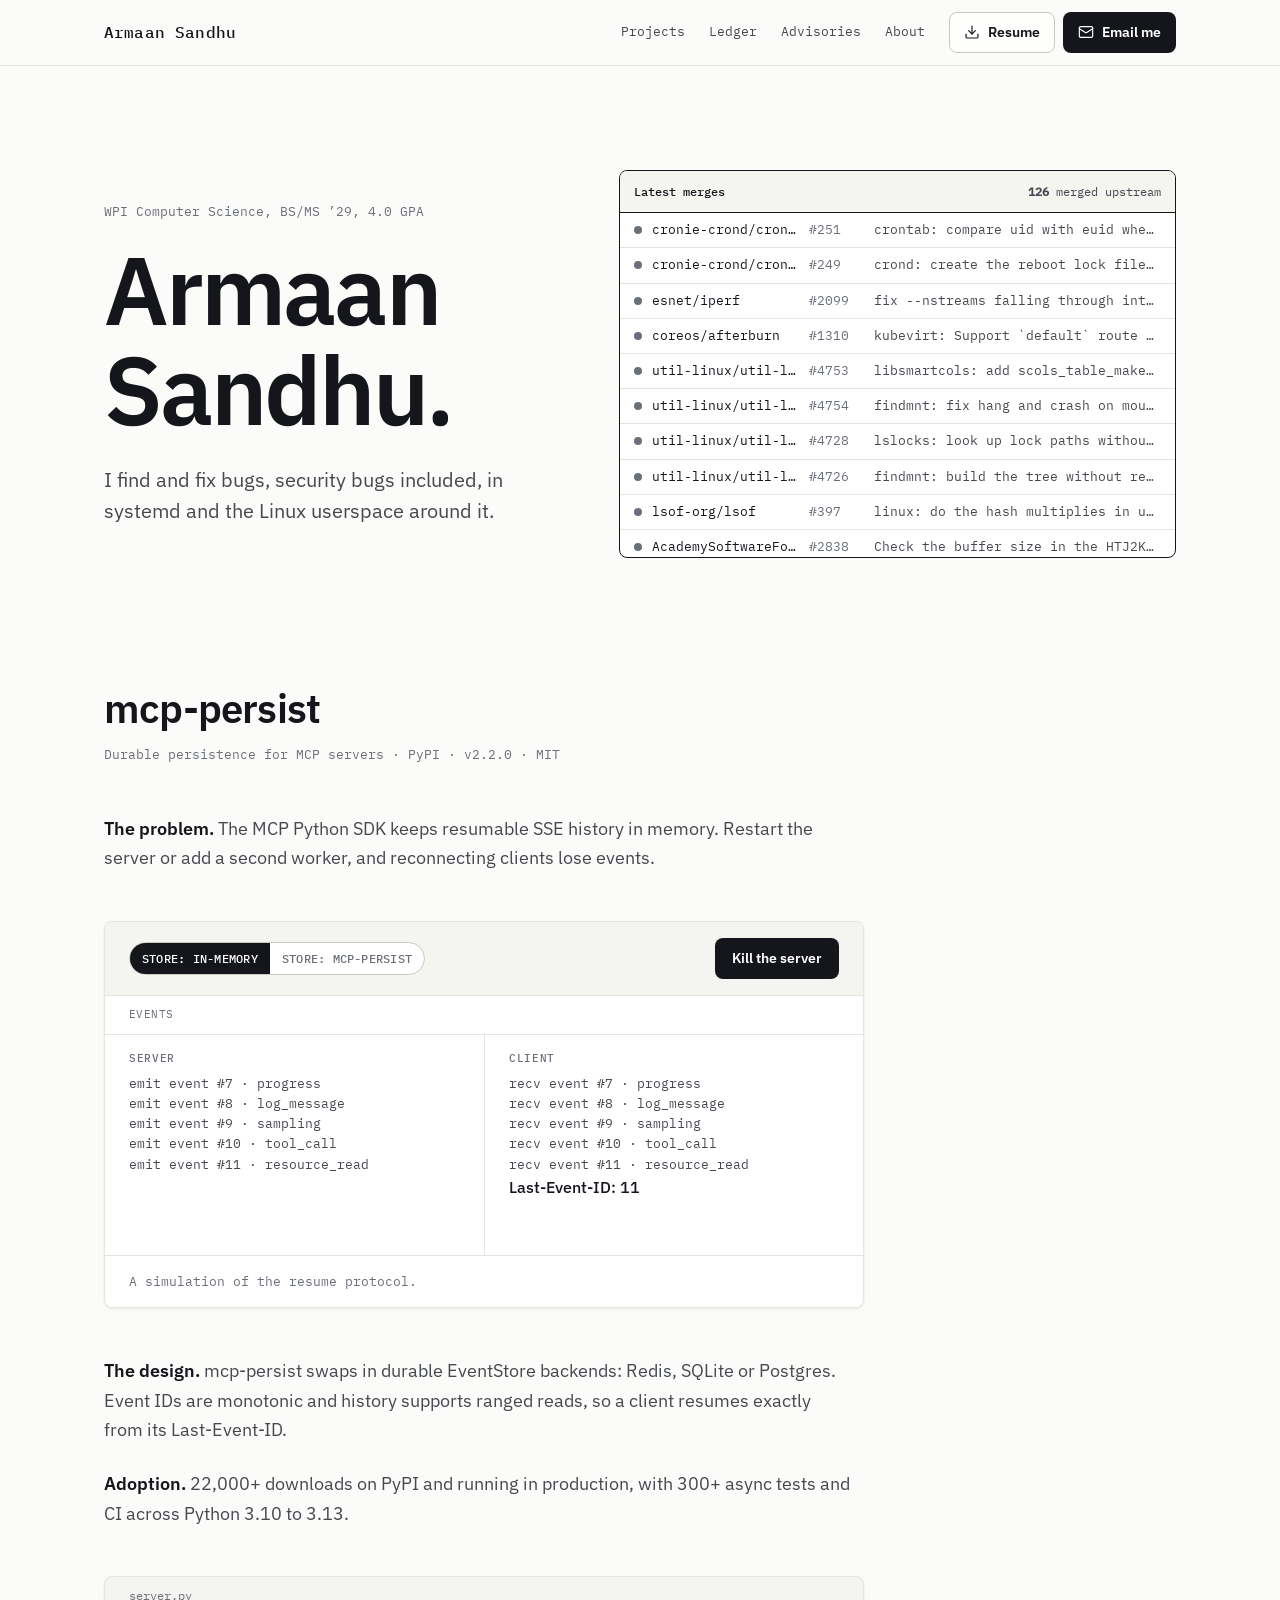
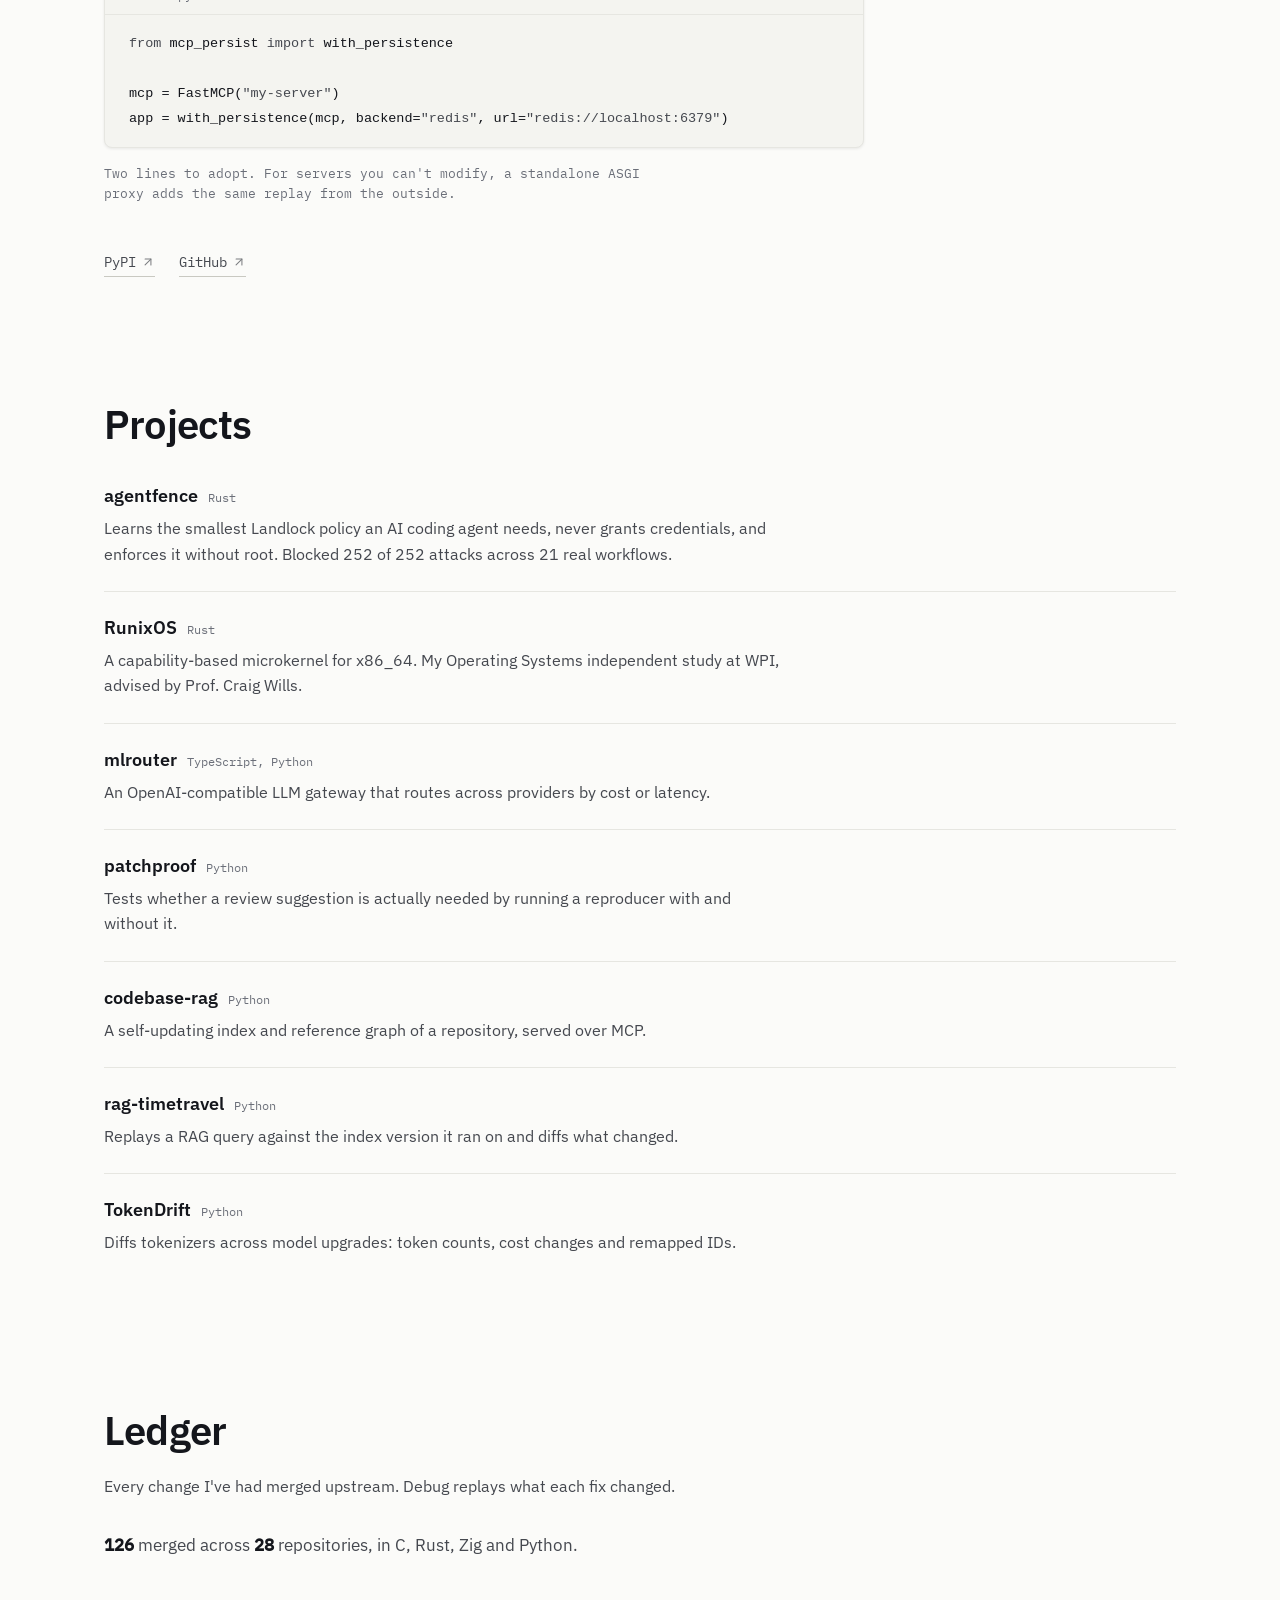
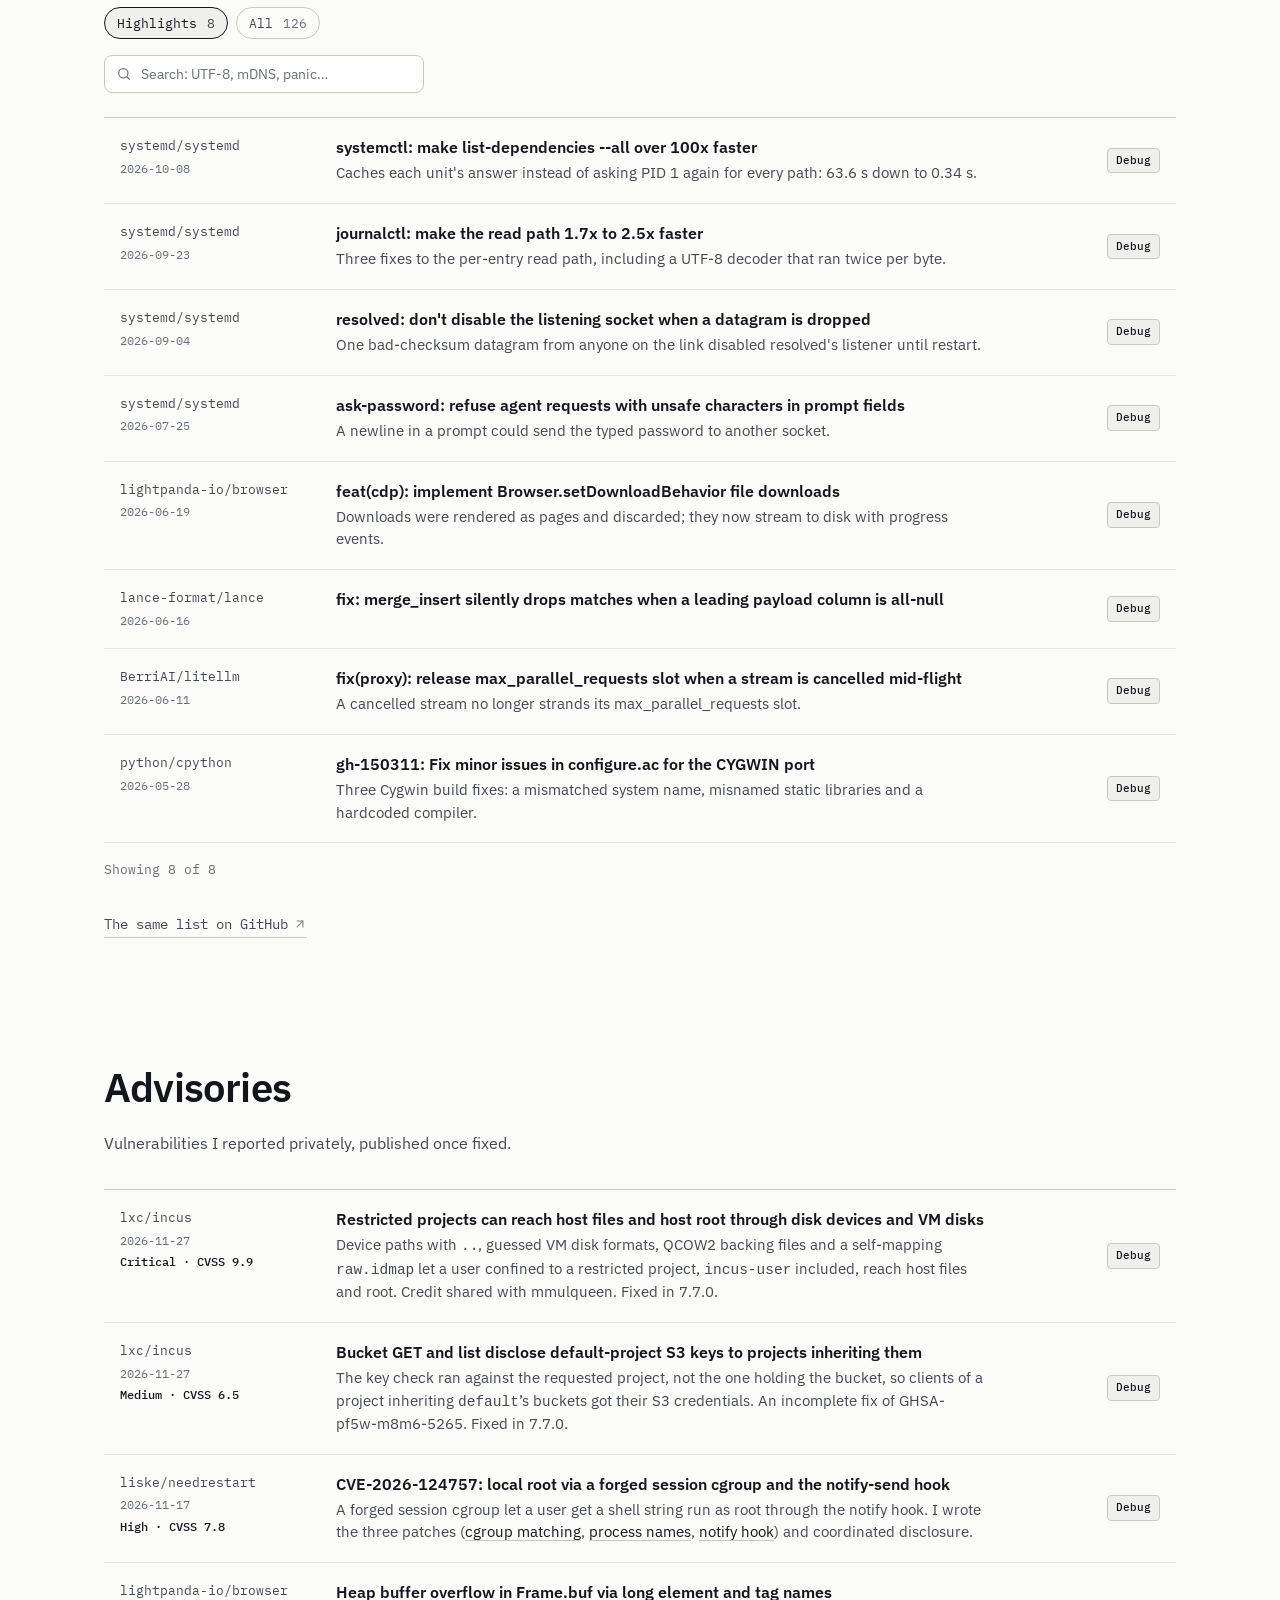
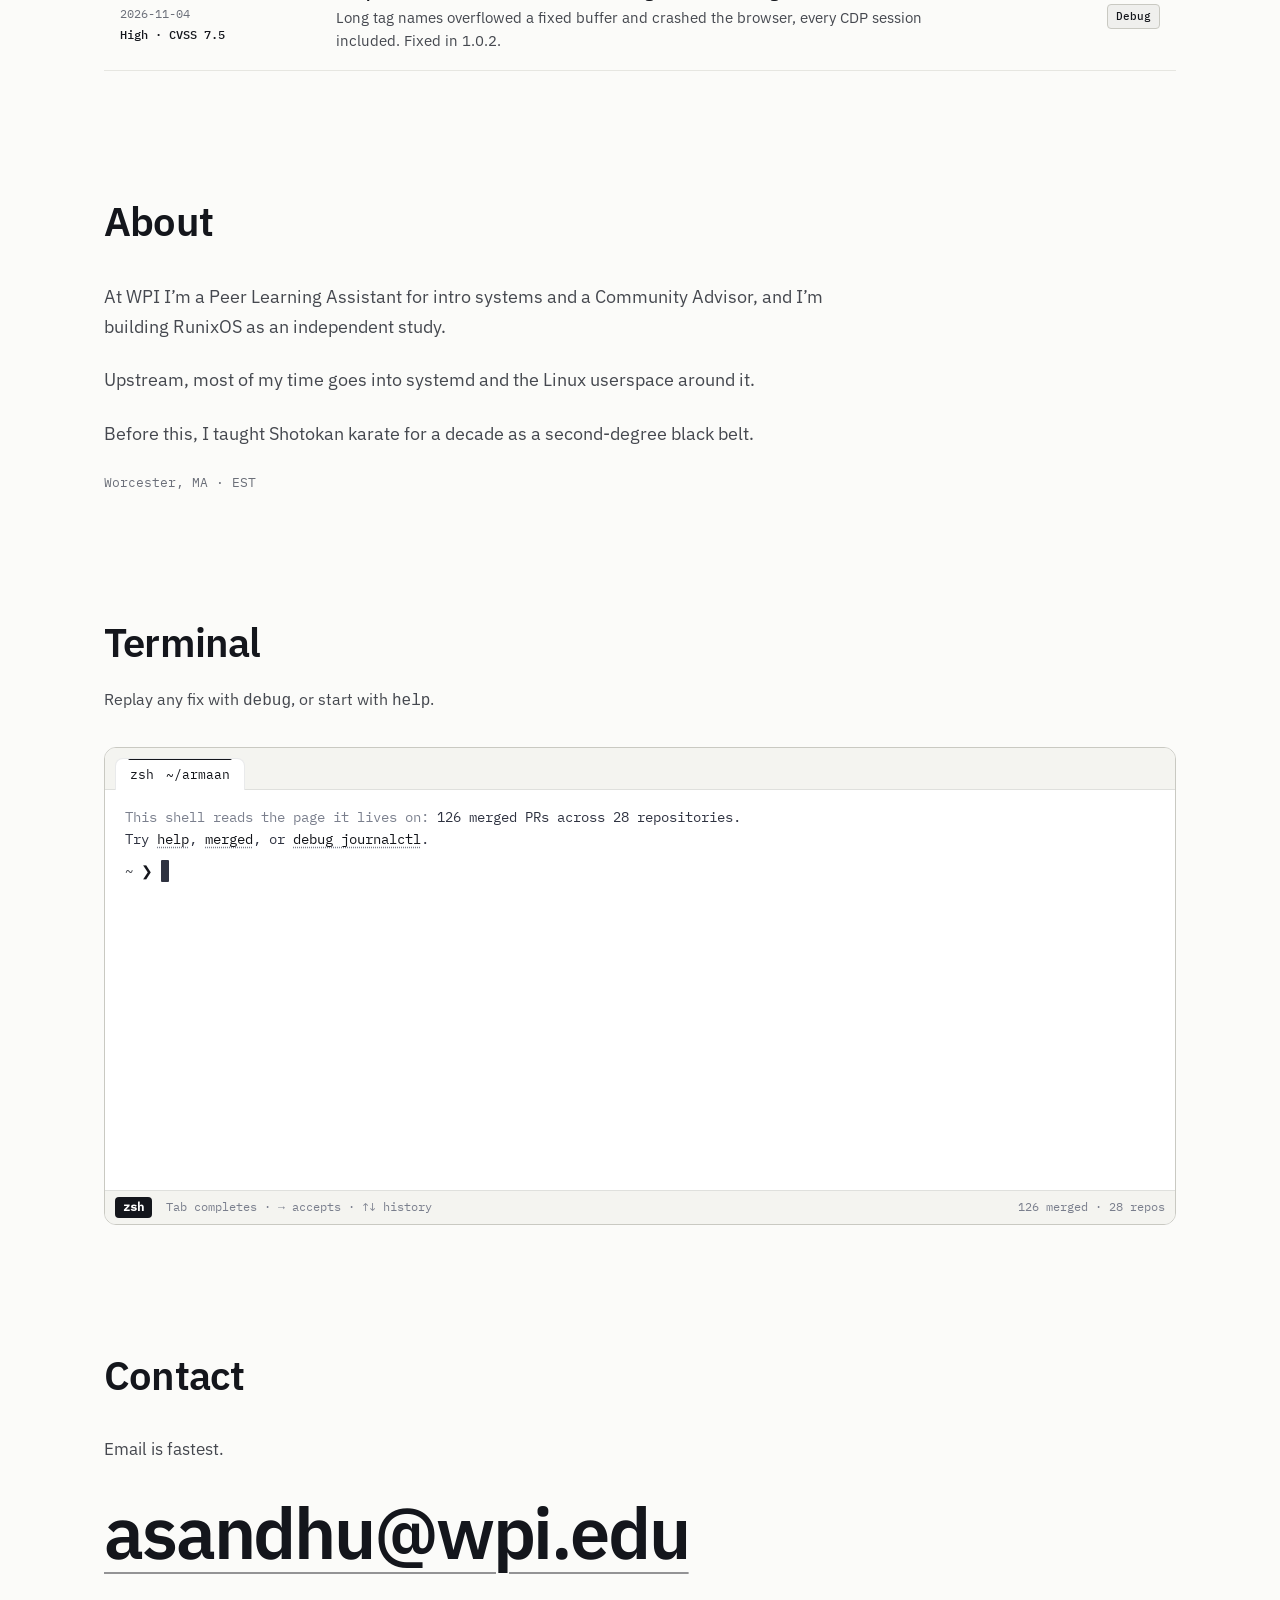
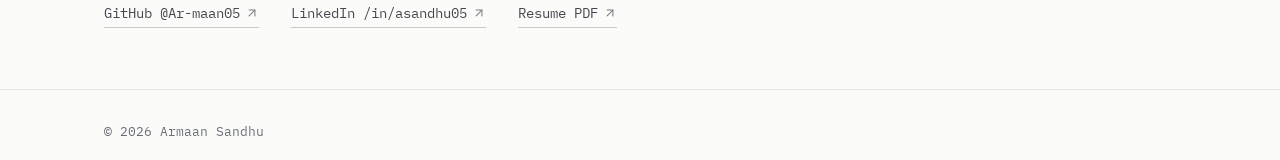
<file: index.html>
<!DOCTYPE html>
<html lang="en">
<head>
  <meta charset="utf-8">
  <meta name="viewport" content="width=device-width, initial-scale=1">
  <script>
    document.documentElement.className = "js";
    // Follow the system light/dark setting, live.
    (function () {
      var root = document.documentElement;
      var mq = window.matchMedia && matchMedia("(prefers-color-scheme: dark)");
      function apply() { root.setAttribute("data-theme", mq && mq.matches ? "dark" : "light"); }
      apply();
      if (mq && mq.addEventListener) mq.addEventListener("change", apply);
    })();
  </script>

  <title>Armaan Sandhu</title>
  <meta name="description" content="CS student at WPI. I find and fix bugs, security bugs included, in systemd and the Linux userspace around it, with changes merged upstream in systemd, util-linux, curl, CPython and the Linux kernel.">
  <link rel="canonical" href="https://ar-maan05.github.io/">
  <meta name="theme-color" content="#FBFBF9" media="(prefers-color-scheme: light)">
  <meta name="theme-color" content="#0A0C12" media="(prefers-color-scheme: dark)">

  <meta property="og:title" content="Armaan Sandhu">
  <meta property="og:description" content="CS student at WPI. I find and fix bugs, security bugs included, in systemd and the Linux userspace around it, with changes merged upstream in systemd, util-linux, curl, CPython and the Linux kernel.">
  <meta property="og:image" content="https://ar-maan05.github.io/og.png">
  <meta property="og:url" content="https://ar-maan05.github.io/">
  <meta property="og:type" content="website">
  <meta name="twitter:card" content="summary_large_image">
  <meta name="twitter:title" content="Armaan Sandhu">
  <meta name="twitter:description" content="CS student at WPI. I find and fix bugs, security bugs included, in systemd and the Linux userspace around it, with changes merged upstream in systemd, util-linux, curl, CPython and the Linux kernel.">
  <meta name="twitter:image" content="https://ar-maan05.github.io/og.png">

  <link rel="icon" href="favicon.svg" type="image/svg+xml">
  <link rel="icon" href="favicon.ico" sizes="32x32">
  <link rel="apple-touch-icon" href="apple-touch-icon.png">

  <link rel="preload" href="fonts/plex-sans-latin.woff2" as="font" type="font/woff2" crossorigin>
  <link rel="stylesheet" href="styles.css">

  <script type="application/ld+json">
  {
    "@context": "https://schema.org",
    "@type": "Person",
    "name": "Armaan Sandhu",
    "url": "https://ar-maan05.github.io/",
    "jobTitle": "Computer Science Student",
    "email": "mailto:asandhu@wpi.edu",
    "sameAs": [
      "https://github.com/Ar-maan05",
      "https://www.linkedin.com/in/asandhu05"
    ],
    "affiliation": {
      "@type": "CollegeOrUniversity",
      "name": "Worcester Polytechnic Institute"
    },
    "knowsAbout": ["Infrastructure", "Developer Tooling", "Open Source", "Python", "Rust", "Model Context Protocol"]
  }
  </script>
</head>
<body>
  <a class="skip-link" href="#main">Skip to content</a>

  <!-- Inline icon sprite (Lucide), stroked via .icon in CSS -->
  <svg width="0" height="0" style="position:absolute" aria-hidden="true" focusable="false">
    <symbol id="i-arrow-up-right" viewBox="0 0 24 24"><path d="M7 7h10v10"/><path d="M7 17 17 7"/></symbol>
    <symbol id="i-mail" viewBox="0 0 24 24"><rect width="20" height="16" x="2" y="4" rx="2"/><path d="m22 7-8.97 5.7a1.94 1.94 0 0 1-2.06 0L2 7"/></symbol>
    <symbol id="i-menu" viewBox="0 0 24 24"><path d="M4 12h16"/><path d="M4 6h16"/><path d="M4 18h16"/></symbol>
    <symbol id="i-close" viewBox="0 0 24 24"><path d="M18 6 6 18"/><path d="m6 6 12 12"/></symbol>
    <symbol id="i-download" viewBox="0 0 24 24"><path d="M21 15v4a2 2 0 0 1-2 2H5a2 2 0 0 1-2-2v-4"/><path d="m7 10 5 5 5-5"/><path d="M12 15V3"/></symbol>
  </svg>

  <!-- ===================== NAV ===================== -->
  <header class="nav">
    <div class="shell nav-inner">
      <a class="wordmark" href="#top">Armaan Sandhu</a>
      <nav class="nav-links" id="nav-links" aria-label="Primary">
        <a href="#work">Projects</a>
        <a href="#ledger">Ledger</a>
        <a href="#advisories">Advisories</a>
        <a href="#about">About</a>
        <a class="nav-mobile-only" href="#contact">Contact</a>
        <a class="nav-mobile-only" href="Resume.pdf" target="_blank" rel="noopener">Resume</a>
      </nav>
      <div class="nav-actions">
        <a class="btn btn-ghost resume-link" href="Resume.pdf" target="_blank" rel="noopener">
          <svg class="icon" aria-hidden="true"><use href="#i-download"/></svg>Resume
        </a>
        <a class="btn btn-primary nav-email" href="mailto:asandhu@wpi.edu" aria-label="Email me">
          <svg class="icon" aria-hidden="true"><use href="#i-mail"/></svg><span class="btn-label">Email me</span>
        </a>
        <button class="nav-toggle" id="nav-toggle" aria-label="Menu" aria-controls="nav-links" aria-expanded="false">
          <svg class="icon icon-menu" aria-hidden="true"><use href="#i-menu"/></svg>
          <svg class="icon icon-close" aria-hidden="true"><use href="#i-close"/></svg>
        </button>
      </div>
    </div>
  </header>

  <main id="main">
    <span id="top"></span>

    <!-- ===================== HERO ===================== -->
    <section class="hero" aria-labelledby="hero-h1">
      <div class="shell hero-shell">
      <div class="hero-grid">
        <div class="hero-text">
          <p class="hero-kicker">WPI Computer Science, BS/MS ’29, 4.0 GPA</p>
          <h1 id="hero-h1">Armaan Sandhu.</h1>
          <p class="hero-lede">I find and fix bugs, security bugs included, in systemd and the Linux userspace around it.</p>
        </div>

        <div class="hero-figure">
          <div class="mergefeed">
            <div class="mergefeed-head">
              <span class="mf-title">Latest merges</span>
              <span class="mf-count"><b data-mf-count>120</b>&nbsp;merged upstream</span>
            </div>
            <div class="mergefeed-viewport">
              <ol class="mergefeed-track" data-mergefeed>
                <li><a class="mf-row" href="https://github.com/python/cpython/pull/150328" target="_blank" rel="noopener"><span class="mf-dot" aria-hidden="true"></span><span class="mf-repo">python/cpython</span><span class="mf-num">#150328</span><span class="mf-msg">Fix configure.ac for the CYGWIN port</span></a></li>
                <li><a class="mf-row" href="https://github.com/systemd/systemd/pull/42578" target="_blank" rel="noopener"><span class="mf-dot" aria-hidden="true"></span><span class="mf-repo">systemd/systemd</span><span class="mf-num">#42578</span><span class="mf-msg">sysupdate: refuse reboot/pending with --component</span></a></li>
                <li><a class="mf-row" href="https://github.com/lightpanda-io/browser/pull/2537" target="_blank" rel="noopener"><span class="mf-dot" aria-hidden="true"></span><span class="mf-repo">lightpanda-io/browser</span><span class="mf-num">#2537</span><span class="mf-msg">Implement the W3C File API</span></a></li>
                <li><a class="mf-row" href="https://github.com/BerriAI/litellm/pull/30020" target="_blank" rel="noopener"><span class="mf-dot" aria-hidden="true"></span><span class="mf-repo">BerriAI/litellm</span><span class="mf-num">#30020</span><span class="mf-msg">Release max_parallel_requests slot on cancel</span></a></li>
                <li><a class="mf-row" href="https://github.com/lance-format/lance/pull/7251" target="_blank" rel="noopener"><span class="mf-dot" aria-hidden="true"></span><span class="mf-repo">lance-format/lance</span><span class="mf-num">#7251</span><span class="mf-msg">Fix merge_insert dropping all-null-leading rows</span></a></li>
                <li><a class="mf-row" href="https://github.com/lancedb/lancedb/pull/3512" target="_blank" rel="noopener"><span class="mf-dot" aria-hidden="true"></span><span class="mf-repo">lancedb/lancedb</span><span class="mf-num">#3512</span><span class="mf-msg">Typed errors in the Bedrock embedding path</span></a></li>
                <li><a class="mf-row" href="https://github.com/lightpanda-io/browser/pull/2722" target="_blank" rel="noopener"><span class="mf-dot" aria-hidden="true"></span><span class="mf-repo">lightpanda-io/browser</span><span class="mf-num">#2722</span><span class="mf-msg">CDP Browser.setDownloadBehavior downloads</span></a></li>
                <li><a class="mf-row" href="https://github.com/BerriAI/litellm/pull/30273" target="_blank" rel="noopener"><span class="mf-dot" aria-hidden="true"></span><span class="mf-repo">BerriAI/litellm</span><span class="mf-num">#30273</span><span class="mf-msg">Anthropic-native /v1/models discovery</span></a></li>
              </ol>
            </div>
          </div>
        </div>

      </div>

      </div><!-- /.hero-shell -->

    </section>

    <!-- ===================== CASE STUDY ===================== -->
    <section id="work" aria-labelledby="cs-h2">
      <div class="shell">
        <div class="section-head">
          <h2 id="cs-h2">mcp-persist</h2>
          <p class="case-sub">Durable persistence for MCP servers · PyPI · v<span data-bake="version">2.2.0</span> · MIT</p>
        </div>

        <div class="case-body prose">
          <p><span class="runin">The problem.</span> The MCP Python SDK keeps resumable SSE history in memory. Restart the server or add a second worker, and reconnecting clients lose events.</p>
        </div>

        <!-- Kill-switch demo. Placed so the visitor feels the failure before the fix. -->
        <figure class="case-figure" aria-labelledby="demo-cap">
          <div data-demo></div>
          <noscript>
            <svg class="arch" viewBox="0 0 640 150" role="img" aria-label="Three frames: events emit to a client, the server is killed and events 13 to 18 are lost in-memory, then mcp-persist replays the missed events on reconnect.">
              <style>.f{font:12px "IBM Plex Mono",monospace;fill:#4A4A46}.t{font:11px "IBM Plex Mono",monospace;fill:#6E6E68}</style>
              <g>
                <rect x="2" y="20" width="200" height="110" rx="6" fill="#fff" stroke="#E5E5E0"/>
                <text class="t" x="14" y="40">1 · emit</text>
                <text class="f" x="14" y="64" fill="#14161C">#11 → #12 → #13</text>
                <text class="f" x="14" y="86">client receives live</text>
                <text class="f" x="14" y="108">Last-Event-ID: 13</text>
              </g>
              <g>
                <rect x="220" y="20" width="200" height="110" rx="6" fill="#fff" stroke="#E5E5E0"/>
                <text class="t" x="232" y="40">2 · in-memory kill</text>
                <text class="f" x="232" y="64" fill="#14161C">process exited</text>
                <text class="f" x="232" y="86" fill="#14161C">events 13-18 lost</text>
                <text class="f" x="232" y="108">the stream is broken</text>
              </g>
              <g>
                <rect x="438" y="20" width="200" height="110" rx="6" fill="#F4F4F0" stroke="#E5E5E0"/>
                <text class="t" x="450" y="40">3 · mcp-persist replay</text>
                <text class="f" x="450" y="64" fill="#14161C">EventStore → 13-18</text>
                <text class="f" x="450" y="86" fill="#14161C">stream resumed</text>
                <text class="f" x="450" y="108">no events lost</text>
              </g>
            </svg>
            <figcaption class="meta" style="margin-top:12px">A faithful simulation of the resume protocol. The production implementation is the package itself: <a href="https://github.com/Ar-maan05/mcp-persist" target="_blank" rel="noopener">GitHub</a> · <a href="https://pypi.org/project/mcp-persist/" target="_blank" rel="noopener">PyPI</a></figcaption>
          </noscript>
          <figcaption id="demo-cap" class="sr-only">Interactive simulation of the SSE resume protocol. Kill the server with the in-memory store and events are lost; switch to mcp-persist and the missed events replay on reconnect.</figcaption>
        </figure>

        <div class="case-body prose">
          <p><span class="runin">The design.</span> mcp-persist swaps in durable EventStore backends: Redis, SQLite or Postgres. Event IDs are monotonic and history supports ranged reads, so a client resumes exactly from its Last-Event-ID.</p>
          <p id="adoption"><span class="runin">Adoption.</span> <span class="dl tnum" data-bake="downloads" data-downloads>22,000+</span> downloads on PyPI and running in production, with 300+ async tests and CI across Python 3.10 to 3.13.</p>
        </div>

        <div class="case-figure">
          <pre class="code"><code><span class="k">from</span> mcp_persist <span class="k">import</span> with_persistence

mcp = FastMCP(<span class="s">"my-server"</span>)
app = with_persistence(mcp, backend=<span class="s">"redis"</span>, url=<span class="s">"redis://localhost:6379"</span>)</code></pre>
          <p class="code-caption meta">Two lines to adopt. For servers you can't modify, a standalone ASGI proxy adds the same replay from the outside.</p>
        </div>

        <div class="case-links">
          <a class="receipt" href="https://pypi.org/project/mcp-persist/" target="_blank" rel="noopener">PyPI <svg class="icon" aria-hidden="true"><use href="#i-arrow-up-right"/></svg></a>
          <a class="receipt" href="https://github.com/Ar-maan05/mcp-persist" target="_blank" rel="noopener">GitHub <svg class="icon" aria-hidden="true"><use href="#i-arrow-up-right"/></svg></a>
        </div>
      </div>
    </section>

    <!-- ===================== PROJECTS ===================== -->
    <section id="projects" aria-labelledby="projects-h2">
      <div class="shell">
        <div class="section-head">
          <h2 id="projects-h2">Projects</h2>
        </div>
        <ul class="project-list">
          <li class="project">
            <h3><a href="https://github.com/Ar-maan05/agentfence" target="_blank" rel="noopener">agentfence</a></h3><span class="project-meta">Rust</span>
            <p>Learns the smallest Landlock policy an AI coding agent needs, never grants credentials, and enforces it without root. Blocked 252 of 252 attacks across 21 real workflows.</p>
          </li>
          <li class="project">
            <h3><a href="https://github.com/Ar-maan05/RunixOS" target="_blank" rel="noopener">RunixOS</a></h3><span class="project-meta">Rust</span>
            <p>A capability-based microkernel for x86_64. My Operating Systems independent study at WPI, advised by Prof. Craig Wills.</p>
          </li>
          <li class="project">
            <h3><a href="https://mlrouter.com" target="_blank" rel="noopener">mlrouter</a></h3><span class="project-meta">TypeScript, Python</span>
            <p>An OpenAI-compatible LLM gateway that routes across providers by cost or latency.</p>
          </li>
          <li class="project">
            <h3><a href="https://github.com/Ar-maan05/patchproof" target="_blank" rel="noopener">patchproof</a></h3><span class="project-meta">Python</span>
            <p>Tests whether a review suggestion is actually needed by running a reproducer with and without it.</p>
          </li>
          <li class="project">
            <h3><a href="https://github.com/Ar-maan05/codebase-rag" target="_blank" rel="noopener">codebase-rag</a></h3><span class="project-meta">Python</span>
            <p>A self-updating index and reference graph of a repository, served over MCP.</p>
          </li>
          <li class="project">
            <h3><a href="https://github.com/Ar-maan05/rag-timetravel" target="_blank" rel="noopener">rag-timetravel</a></h3><span class="project-meta">Python</span>
            <p>Replays a RAG query against the index version it ran on and diffs what changed.</p>
          </li>
          <li class="project">
            <h3><a href="https://github.com/Ar-maan05/tokendrift" target="_blank" rel="noopener">TokenDrift</a></h3><span class="project-meta">Python</span>
            <p>Diffs tokenizers across model upgrades: token counts, cost changes and remapped IDs.</p>
          </li>
        </ul>
      </div>
    </section>

    <!-- ===================== LEDGER ===================== -->
    <section id="ledger" aria-labelledby="ledger-h2">
      <div class="shell">
        <div class="section-head">
          <h2 id="ledger-h2">Ledger</h2>
          <p class="lead">Every change I've had merged upstream. Debug replays what each fix changed.</p>
        </div>

        <p class="ledger-summary" data-ledger-stats><span class="num" data-merged-count>120</span> merged across <span class="num" data-repos-count>25</span> repositories, in C, Rust, Zig and Python.</p>

        <!-- Every merged PR is baked here, newest first, so the page reads fully
             without JS. script.js adds the repo filters, search and paging, and
             appends merges the daily pipeline finds that are not listed yet. -->
        <div class="ledger-controls" data-ledger-controls hidden>
          <div class="ledger-filters" role="group" aria-label="Filter by repository" data-ledger-filters></div>
          <label class="ledger-search">
            <svg class="icon" aria-hidden="true" viewBox="0 0 24 24"><circle cx="11" cy="11" r="7"/><path d="m20 20-3.5-3.5"/></svg>
            <span class="sr-only">Search pull requests</span>
            <input type="search" id="ledger-q" placeholder="Search: UTF-8, mDNS, panic…" autocomplete="off" spellcheck="false">
          </label>
        </div>

        <ol class="prs" id="ledger-body">
            <li class="pr" data-pr="esnet/iperf#2099" data-repo="esnet/iperf">
              <p class="pr-meta"><span class="col-repo">esnet/iperf</span><span class="col-date">2026-11-20</span></p>
              <h3 class="col-title"><a href="https://github.com/esnet/iperf/pull/2099" target="_blank" rel="noopener">fix --nstreams falling through into -b, and the LOST debug count</a></h3>
              <p class="col-why">A missing break let --nstreams N fall through into -b, so every test also capped itself at N bits/sec. The LOST packets debug message also counted two too many.</p>
              <button class="btn-verify" type="button" aria-label="Debug esnet/iperf#2099">Debug</button>
            </li>
            <li class="pr" data-pr="curl/curl#23630" data-repo="curl/curl">
              <p class="pr-meta"><span class="col-repo">curl/curl</span><span class="col-date">2026-11-02</span></p>
              <h3 class="col-title"><a href="https://github.com/curl/curl/commit/148133e0159805d67a1f79304b51fa27aedd127e" target="_blank" rel="noopener">ws: collect the whole PING payload before the automatic PONG</a></h3>
              <p class="col-why">A PING split across two reads was answered with only its second half, and the first half leaked to the application as a PING. The payload is now buffered whole before the automatic PONG.</p>
              <button class="btn-verify" type="button" aria-label="Debug curl/curl#23630">Debug</button>
            </li>
            <li class="pr" data-pr="curl/curl#23586" data-repo="curl/curl">
              <p class="pr-meta"><span class="col-repo">curl/curl</span><span class="col-date">2026-10-24</span></p>
              <h3 class="col-title"><a href="https://github.com/curl/curl/commit/350c4307ed6d667ce022a6f6aa80369e18b01ee3" target="_blank" rel="noopener">urlapi: do not add the zone id twice to a set IPv6 host</a></h3>
              <p class="col-why">Setting an IPv6 host with a zone id produced a URL with the zone in it twice, which no longer parsed back. The checked address is stored now, as when the whole URL is parsed.</p>
              <button class="btn-verify" type="button" aria-label="Debug curl/curl#23586">Debug</button>
            </li>
            <li class="pr" data-pr="curl/curl#23585" data-repo="curl/curl">
              <p class="pr-meta"><span class="col-repo">curl/curl</span><span class="col-date">2026-10-24</span></p>
              <h3 class="col-title"><a href="https://github.com/curl/curl/commit/d611ca7e3e49e8ca7ea739de3234c6819aeceb0d" target="_blank" rel="noopener">urlapi: do not pass a NULL path to printf for file URLs</a></h3>
              <p class="col-why">Getting the URL of a file:// handle with no path set printed file://(nil), undefined behavior outside glibc. It now gives file:///, matching what the path getter already returned.</p>
              <button class="btn-verify" type="button" aria-label="Debug curl/curl#23585">Debug</button>
            </li>
            <li class="pr" data-pr="curl/curl#23581" data-repo="curl/curl">
              <p class="pr-meta"><span class="col-repo">curl/curl</span><span class="col-date">2026-10-23</span></p>
              <h3 class="col-title"><a href="https://github.com/curl/curl/commit/178e5077b60be91a8dfcbaa22a6bf79e179009ff" target="_blank" rel="noopener">file: reject a -Y range larger than the file</a></h3>
              <p class="col-why">A range past the start of a local file either quietly returned the whole file or failed with no message. It is now rejected with the same error FTP and SFTP already gave.</p>
              <button class="btn-verify" type="button" aria-label="Debug curl/curl#23581">Debug</button>
            </li>
            <li class="pr" data-pr="strongswan/strongswan#3180" data-repo="strongswan/strongswan">
              <p class="pr-meta"><span class="col-repo">strongswan/strongswan</span><span class="col-date">2026-10-22</span></p>
              <h3 class="col-title"><a href="https://github.com/strongswan/strongswan/commit/790601e03c45c8d223ecbab5f7627f899245f53d" target="_blank" rel="noopener">encrypted-payload: Avoid cloning freed plaintext on decryption failure</a></h3>
              <p class="col-why">frag_decrypt() freed the plaintext but kept the pointer, so an early decryption failure cloned freed memory. Not reachable on today&#x27;s receive path; applied as hardening.</p>
              <button class="btn-verify" type="button" aria-label="Debug strongswan/strongswan#3180">Debug</button>
            </li>
            <li class="pr" data-pr="torvalds/linux#5d7226621" data-repo="torvalds/linux">
              <p class="pr-meta"><span class="col-repo">torvalds/linux</span><span class="col-date">2026-10-21</span></p>
              <h3 class="col-title"><a href="https://git.kernel.org/torvalds/c/5d72266218b1c4dd2917f1df2b86f3b0e0a605c9" target="_blank" rel="noopener">lib/cmdline: fix get_options() count and overflow with large ranges</a></h3>
              <p class="col-why">get_options() advanced past a full array by the whole range, so a huge range wrapped the index negative and wrote outside the array. Taken by Andrew Morton into mainline and stable.</p>
              <button class="btn-verify" type="button" aria-label="Debug torvalds/linux#5d7226621">Debug</button>
            </li>
            <li class="pr" data-pr="util-linux/util-linux#4653" data-repo="util-linux/util-linux">
              <p class="pr-meta"><span class="col-repo">util-linux/util-linux</span><span class="col-date">2026-09-29</span></p>
              <h3 class="col-title"><a href="https://github.com/util-linux/util-linux/pull/4653" target="_blank" rel="noopener">setpriv: match Landlock fs rights exactly</a></h3>
              <p class="col-why">setpriv accepted any prefix of a Landlock filesystem right, so a typo like fs:remove quietly gave a weaker sandbox than the one asked for. Now rejected.</p>
              <button class="btn-verify" type="button" aria-label="Debug util-linux/util-linux#4653">Debug</button>
            </li>
            <li class="pr" data-pr="systemd/systemd#43714" data-repo="systemd/systemd">
              <p class="pr-meta"><span class="col-repo">systemd/systemd</span><span class="col-date">2026-09-23</span></p>
              <h3 class="col-title"><a href="https://github.com/systemd/systemd/pull/43714" target="_blank" rel="noopener">siphash24: force inlining of the round</a></h3>
              <p class="col-why">Forced SipHash&#x27;s round inline where gcc -O2 declined, making short-key hashing up to 6.6x faster across systemd&#x27;s hashmaps.</p>
              <button class="btn-verify" type="button" aria-label="Debug systemd/systemd#43714">Debug</button>
            </li>
            <li class="pr" data-pr="systemd/systemd#43663" data-repo="systemd/systemd" data-hl>
              <p class="pr-meta"><span class="col-repo">systemd/systemd</span><span class="col-date">2026-09-23</span></p>
              <h3 class="col-title"><a href="https://github.com/systemd/systemd/pull/43663" target="_blank" rel="noopener">journalctl: make the read path 1.7x to 2.5x faster</a></h3>
              <p class="col-why">Three fixes to the per-entry read path, including a UTF-8 decoder that ran twice per byte.</p>
              <button class="btn-verify" type="button" aria-label="Debug systemd/systemd#43663">Debug</button>
            </li>
            <li class="pr" data-pr="systemd/systemd#43653" data-repo="systemd/systemd">
              <p class="pr-meta"><span class="col-repo">systemd/systemd</span><span class="col-date">2026-09-22</span></p>
              <h3 class="col-title"><a href="https://github.com/systemd/systemd/pull/43653" target="_blank" rel="noopener">utf8,format-table: make the console width helpers agree with the UTF-8 validators</a></h3>
              <p class="col-why">The console-width helper used the permissive UTF-8 decoder, so one invalid cell failed a whole table with a bogus out-of-memory error.</p>
              <button class="btn-verify" type="button" aria-label="Debug systemd/systemd#43653">Debug</button>
            </li>
            <li class="pr" data-pr="util-linux/util-linux#4621" data-repo="util-linux/util-linux">
              <p class="pr-meta"><span class="col-repo">util-linux/util-linux</span><span class="col-date">2026-09-21</span></p>
              <h3 class="col-title"><a href="https://github.com/util-linux/util-linux/pull/4621" target="_blank" rel="noopener">mbsalign: skip whole CSI sequences when counting cells</a></h3>
              <p class="col-why">column(1) mis-measured cells after any non-SGR escape sequence; the scan now stops at a real ECMA-48 CSI final byte.</p>
              <button class="btn-verify" type="button" aria-label="Debug util-linux/util-linux#4621">Debug</button>
            </li>
            <li class="pr" data-pr="systemd/systemd#43753" data-repo="systemd/systemd">
              <p class="pr-meta"><span class="col-repo">systemd/systemd</span><span class="col-date">2026-09-14</span></p>
              <h3 class="col-title"><a href="https://github.com/systemd/systemd/pull/43753" target="_blank" rel="noopener">parse-util: fix ineffective overflow guards in store_loadavg_fixed_point()</a></h3>
              <p class="col-why">Fixed both overflow guards in the load-average parser: one was inverted and one ran after the shift, so values from 2^53 up wrapped to 0.00 instead of being rejected.</p>
              <button class="btn-verify" type="button" aria-label="Debug systemd/systemd#43753">Debug</button>
            </li>
            <li class="pr" data-pr="systemd/systemd#43650" data-repo="systemd/systemd" data-hl>
              <p class="pr-meta"><span class="col-repo">systemd/systemd</span><span class="col-date">2026-09-04</span></p>
              <h3 class="col-title"><a href="https://github.com/systemd/systemd/pull/43650" target="_blank" rel="noopener">resolved: don&#x27;t disable the listening socket when a datagram is dropped</a></h3>
              <p class="col-why">One bad-checksum datagram from anyone on the link disabled resolved's listener until restart.</p>
              <button class="btn-verify" type="button" aria-label="Debug systemd/systemd#43650">Debug</button>
            </li>
            <li class="pr" data-pr="systemd/systemd#43608" data-repo="systemd/systemd">
              <p class="pr-meta"><span class="col-repo">systemd/systemd</span><span class="col-date">2026-09-02</span></p>
              <h3 class="col-title"><a href="https://github.com/systemd/systemd/pull/43608" target="_blank" rel="noopener">resolve: fix use-after-free of the service browser in mDNS maintenance</a></h3>
              <p class="col-why">A leaked reference let resolved free an mDNS service browser while its maintenance timer still used it: a use-after-free, fixed in one line.</p>
              <button class="btn-verify" type="button" aria-label="Debug systemd/systemd#43608">Debug</button>
            </li>
            <li class="pr" data-pr="systemd/systemd#43589" data-repo="systemd/systemd">
              <p class="pr-meta"><span class="col-repo">systemd/systemd</span><span class="col-date">2026-09-02</span></p>
              <h3 class="col-title"><a href="https://github.com/systemd/systemd/pull/43589" target="_blank" rel="noopener">compress: fix unbounded buffer growth on truncated streams, and fuzz the decompressors</a></h3>
              <p class="col-why">Stopped unbounded buffer growth on truncated compressed streams, and added fuzzers that feed hostile input to every decompressor and to importd&#x27;s qcow2 path.</p>
              <button class="btn-verify" type="button" aria-label="Debug systemd/systemd#43589">Debug</button>
            </li>
            <li class="pr" data-pr="coreos/afterburn#1294" data-repo="coreos/afterburn">
              <p class="pr-meta"><span class="col-repo">coreos/afterburn</span><span class="col-date">2026-08-28</span></p>
              <h3 class="col-title"><a href="https://github.com/coreos/afterburn/pull/1294" target="_blank" rel="noopener">proxmoxve: Emit one nameserver= karg per address</a></h3>
              <p class="col-why">ProxmoxVE configs with more than one nameserver left DNS unset at boot; now emits one dracut nameserver= per address, IPv6 bracketed.</p>
              <button class="btn-verify" type="button" aria-label="Debug coreos/afterburn#1294">Debug</button>
            </li>
            <li class="pr" data-pr="coreos/afterburn#1295" data-repo="coreos/afterburn">
              <p class="pr-meta"><span class="col-repo">coreos/afterburn</span><span class="col-date">2026-08-28</span></p>
              <h3 class="col-title"><a href="https://github.com/coreos/afterburn/pull/1295" target="_blank" rel="noopener">providers: Don&#x27;t panic truncating a multi-byte hostname</a></h3>
              <p class="col-why">Truncating a long multi-byte hostname split a UTF-8 character and panicked, failing afterburn-hostname.service at boot.</p>
              <button class="btn-verify" type="button" aria-label="Debug coreos/afterburn#1295">Debug</button>
            </li>
            <li class="pr" data-pr="BerriAI/litellm#35455" data-repo="BerriAI/litellm">
              <p class="pr-meta"><span class="col-repo">BerriAI/litellm</span><span class="col-date">2026-08-14</span></p>
              <h3 class="col-title"><a href="https://github.com/BerriAI/litellm/pull/35455" target="_blank" rel="noopener">feat(proxy): serve Anthropic-native /v1/models for Claude Code gateway discovery</a></h3>
              <p class="col-why">Re-landed Anthropic-native /v1/models after a staging revert, so Claude Code&#x27;s model picker populates through a litellm gateway.</p>
              <button class="btn-verify" type="button" aria-label="Debug BerriAI/litellm#35455">Debug</button>
            </li>
            <li class="pr" data-pr="systemd/systemd#43326" data-repo="systemd/systemd">
              <p class="pr-meta"><span class="col-repo">systemd/systemd</span><span class="col-date">2026-08-12</span></p>
              <h3 class="col-title"><a href="https://github.com/systemd/systemd/pull/43326" target="_blank" rel="noopener">strv: treat newlines as hard line breaks in strv_rebreak_lines()</a></h3>
              <p class="col-why">The line re-breaker dropped text before an embedded newline and returned entries spanning lines, which could emit uncommented lines in Varlink IDL output.</p>
              <button class="btn-verify" type="button" aria-label="Debug systemd/systemd#43326">Debug</button>
            </li>
            <li class="pr" data-pr="systemd/systemd#43333" data-repo="systemd/systemd">
              <p class="pr-meta"><span class="col-repo">systemd/systemd</span><span class="col-date">2026-08-12</span></p>
              <h3 class="col-title"><a href="https://github.com/systemd/systemd/pull/43333" target="_blank" rel="noopener">options: reject an empty long option name</a></h3>
              <p class="col-why">An empty long option (--=VALUE) prefix-matched every option, and with only one defined was silently accepted as it. Now rejected.</p>
              <button class="btn-verify" type="button" aria-label="Debug systemd/systemd#43333">Debug</button>
            </li>
            <li class="pr" data-pr="lance-format/lance#7845" data-repo="lance-format/lance">
              <p class="pr-meta"><span class="col-repo">lance-format/lance</span><span class="col-date">2026-08-04</span></p>
              <h3 class="col-title"><a href="https://github.com/lance-format/lance/pull/7845" target="_blank" rel="noopener">fix(ngram): recheck contains() with sub-trigram needle instead of dropping rows</a></h3>
              <p class="col-why">An NGRAM-indexed contains() with a needle under three characters returned zero rows; it now falls back to a full recheck.</p>
              <button class="btn-verify" type="button" aria-label="Debug lance-format/lance#7845">Debug</button>
            </li>
            <li class="pr" data-pr="systemd/systemd#43230" data-repo="systemd/systemd">
              <p class="pr-meta"><span class="col-repo">systemd/systemd</span><span class="col-date">2026-07-31</span></p>
              <h3 class="col-title"><a href="https://github.com/systemd/systemd/pull/43230" target="_blank" rel="noopener">string-util: don&#x27;t miss ANSI sequence at the very end in previous_ansi_sequence()</a></h3>
              <p class="col-why">An off-by-one skipped the last offset a two-byte escape sequence can start at, so ellipsize() over-truncated strings containing ESC M.</p>
              <button class="btn-verify" type="button" aria-label="Debug systemd/systemd#43230">Debug</button>
            </li>
            <li class="pr" data-pr="systemd/systemd#43150" data-repo="systemd/systemd" data-hl>
              <p class="pr-meta"><span class="col-repo">systemd/systemd</span><span class="col-date">2026-07-25</span></p>
              <h3 class="col-title"><a href="https://github.com/systemd/systemd/pull/43150" target="_blank" rel="noopener">ask-password: refuse agent requests with unsafe characters in prompt fields</a></h3>
              <p class="col-why">A newline in a prompt could send the typed password to another socket.</p>
              <button class="btn-verify" type="button" aria-label="Debug systemd/systemd#43150">Debug</button>
            </li>
            <li class="pr" data-pr="systemd/systemd#43102" data-repo="systemd/systemd">
              <p class="pr-meta"><span class="col-repo">systemd/systemd</span><span class="col-date">2026-07-23</span></p>
              <h3 class="col-title"><a href="https://github.com/systemd/systemd/pull/43102" target="_blank" rel="noopener">ask-password: reject oversized Plymouth prompts</a></h3>
              <p class="col-why">Prompts of 255+ bytes wrapped Plymouth&#x27;s one-byte length field, so the rest of the prompt was parsed as protocol data. Now rejected with -EMSGSIZE.</p>
              <button class="btn-verify" type="button" aria-label="Debug systemd/systemd#43102">Debug</button>
            </li>
            <li class="pr" data-pr="systemd/systemd#43078" data-repo="systemd/systemd">
              <p class="pr-meta"><span class="col-repo">systemd/systemd</span><span class="col-date">2026-07-23</span></p>
              <h3 class="col-title"><a href="https://github.com/systemd/systemd/pull/43078" target="_blank" rel="noopener">strv: don&#x27;t read past end of string on invalid UTF-8 in strv_rebreak_lines()</a></h3>
              <p class="col-why">A truncated multi-byte character at the end of a string made the line breaker step past the NUL terminator and read out of bounds.</p>
              <button class="btn-verify" type="button" aria-label="Debug systemd/systemd#43078">Debug</button>
            </li>
            <li class="pr" data-pr="systemd/systemd#43079" data-repo="systemd/systemd">
              <p class="pr-meta"><span class="col-repo">systemd/systemd</span><span class="col-date">2026-07-21</span></p>
              <h3 class="col-title"><a href="https://github.com/systemd/systemd/pull/43079" target="_blank" rel="noopener">escape: reject UTF-16 surrogates in \u escapes in cunescape_one()</a></h3>
              <p class="col-why">\u escapes accepted UTF-16 surrogates and produced invalid UTF-8 downstream; now rejected, matching the \U form.</p>
              <button class="btn-verify" type="button" aria-label="Debug systemd/systemd#43079">Debug</button>
            </li>
            <li class="pr" data-pr="systemd/systemd#43077" data-repo="systemd/systemd">
              <p class="pr-meta"><span class="col-repo">systemd/systemd</span><span class="col-date">2026-07-20</span></p>
              <h3 class="col-title"><a href="https://github.com/systemd/systemd/pull/43077" target="_blank" rel="noopener">hostname-util: strip all trailing separators in hostname_cleanup()</a></h3>
              <p class="col-why">hostname_cleanup() stripped only one trailing separator, so foobar-- came back as the invalid hostname foobar-.</p>
              <button class="btn-verify" type="button" aria-label="Debug systemd/systemd#43077">Debug</button>
            </li>
            <li class="pr" data-pr="lancedb/lancedb#3599" data-repo="lancedb/lancedb">
              <p class="pr-meta"><span class="col-repo">lancedb/lancedb</span><span class="col-date">2026-07-01</span></p>
              <h3 class="col-title"><a href="https://github.com/lancedb/lancedb/pull/3599" target="_blank" rel="noopener">fix(python): average MRR reciprocal ranks over all rankings</a></h3>
              <p class="col-why">MRR fusion averaged only over the rankings a document appeared in, letting a single-system hit outrank a consensus pick.</p>
              <button class="btn-verify" type="button" aria-label="Debug lancedb/lancedb#3599">Debug</button>
            </li>
            <li class="pr" data-pr="systemd/systemd#42578" data-repo="systemd/systemd">
              <p class="pr-meta"><span class="col-repo">systemd/systemd</span><span class="col-date">2026-06-19</span></p>
              <h3 class="col-title"><a href="https://github.com/systemd/systemd/pull/42578" target="_blank" rel="noopener">sysupdate: refuse reboot/pending logic when --component= is used</a></h3>
              <p class="col-why">sysupdate&#x27;s pending and reboot compared a component&#x27;s version against the host OS version, an unrelated version space, so reboot decisions were arbitrary. --component= is now refused with them. My first PR merged into systemd.</p>
              <button class="btn-verify" type="button" aria-label="Debug systemd/systemd#42578">Debug</button>
            </li>
            <li class="pr" data-pr="lightpanda-io/browser#2722" data-repo="lightpanda-io/browser" data-hl>
              <p class="pr-meta"><span class="col-repo">lightpanda-io/browser</span><span class="col-date">2026-06-19</span></p>
              <h3 class="col-title"><a href="https://github.com/lightpanda-io/browser/pull/2722" target="_blank" rel="noopener">feat(cdp): implement Browser.setDownloadBehavior file downloads</a></h3>
              <p class="col-why">Downloads were rendered as pages and discarded; they now stream to disk with progress events.</p>
              <button class="btn-verify" type="button" aria-label="Debug lightpanda-io/browser#2722">Debug</button>
            </li>
            <li class="pr" data-pr="lance-format/lance#7246" data-repo="lance-format/lance">
              <p class="pr-meta"><span class="col-repo">lance-format/lance</span><span class="col-date">2026-06-19</span></p>
              <h3 class="col-title"><a href="https://github.com/lance-format/lance/pull/7246" target="_blank" rel="noopener">fix: evaluate all list-element docs in FTS prefilter walk-the-allowlist branch</a></h3>
              <p class="col-why">FTS search with a where() prefilter on a list column dropped any row whose match wasn&#x27;t the last element, because a row resolved to just one of its doc_ids. The prefilter walk now checks all of them.</p>
              <button class="btn-verify" type="button" aria-label="Debug lance-format/lance#7246">Debug</button>
            </li>
            <li class="pr" data-pr="lancedb/lancedb#3512" data-repo="lancedb/lancedb">
              <p class="pr-meta"><span class="col-repo">lancedb/lancedb</span><span class="col-date">2026-06-17</span></p>
              <h3 class="col-title"><a href="https://github.com/lancedb/lancedb/pull/3512" target="_blank" rel="noopener">fix(rust): return typed errors instead of panicking in Bedrock embedding path</a></h3>
              <p class="col-why">The Bedrock embedding path unwrapped serialization, API and JSON-parsing results and assumed a multi-threaded Tokio runtime, so bad input panicked. Each failure now returns a typed error.</p>
              <button class="btn-verify" type="button" aria-label="Debug lancedb/lancedb#3512">Debug</button>
            </li>
            <li class="pr" data-pr="lancedb/lancedb#3511" data-repo="lancedb/lancedb">
              <p class="pr-meta"><span class="col-repo">lancedb/lancedb</span><span class="col-date">2026-06-17</span></p>
              <h3 class="col-title"><a href="https://github.com/lancedb/lancedb/pull/3511" target="_blank" rel="noopener">fix(python): raise clear TypeError for bare List/Tuple in pydantic schema conversion</a></h3>
              <p class="col-why">A bare List or Tuple field crashed to_arrow_schema with an opaque AttributeError: __args__. It now raises a clear TypeError, like other unsupported types.</p>
              <button class="btn-verify" type="button" aria-label="Debug lancedb/lancedb#3511">Debug</button>
            </li>
            <li class="pr" data-pr="BerriAI/litellm#30273" data-repo="BerriAI/litellm">
              <p class="pr-meta"><span class="col-repo">BerriAI/litellm</span><span class="col-date">2026-06-17</span></p>
              <h3 class="col-title"><a href="https://github.com/BerriAI/litellm/pull/30273" target="_blank" rel="noopener">feat(proxy): serve Anthropic-native /v1/models for Claude Code gateway discovery</a></h3>
              <p class="col-why">Claude Code&#x27;s /model picker came up empty behind a litellm gateway, because it only parses Anthropic&#x27;s Models API shape. /v1/models now returns that shape when the anthropic-version header is sent, and the OpenAI shape otherwise.</p>
              <button class="btn-verify" type="button" aria-label="Debug BerriAI/litellm#30273">Debug</button>
            </li>
            <li class="pr" data-pr="BerriAI/litellm#30387" data-repo="BerriAI/litellm">
              <p class="pr-meta"><span class="col-repo">BerriAI/litellm</span><span class="col-date">2026-06-17</span></p>
              <h3 class="col-title"><a href="https://github.com/BerriAI/litellm/pull/30387" target="_blank" rel="noopener">fix(openai): preserve cache_control for openai-compatible custom endpoints</a></h3>
              <p class="col-why">OpenAI-compatible custom endpoints silently lost cache_control in the SDK transform, so Anthropic prompt caching behind a litellm proxy never engaged. It is now preserved.</p>
              <button class="btn-verify" type="button" aria-label="Debug BerriAI/litellm#30387">Debug</button>
            </li>
            <li class="pr" data-pr="BerriAI/litellm#30272" data-repo="BerriAI/litellm">
              <p class="pr-meta"><span class="col-repo">BerriAI/litellm</span><span class="col-date">2026-06-17</span></p>
              <h3 class="col-title"><a href="https://github.com/BerriAI/litellm/pull/30272" target="_blank" rel="noopener">feat(proxy): surface max_input_tokens/max_output_tokens on /v1/models</a></h3>
              <p class="col-why">/v1/models gave clients no context limits, so they hardcoded them or scraped /model/info. It now includes max_input_tokens and max_output_tokens wherever the router knows them.</p>
              <button class="btn-verify" type="button" aria-label="Debug BerriAI/litellm#30272">Debug</button>
            </li>
            <li class="pr" data-pr="lance-format/lance#7251" data-repo="lance-format/lance" data-hl>
              <p class="pr-meta"><span class="col-repo">lance-format/lance</span><span class="col-date">2026-06-16</span></p>
              <h3 class="col-title"><a href="https://github.com/lance-format/lance/pull/7251" target="_blank" rel="noopener">fix: merge_insert silently drops matches when a leading payload column is all-null</a></h3>
              <button class="btn-verify" type="button" aria-label="Debug lance-format/lance#7251">Debug</button>
            </li>
            <li class="pr" data-pr="BerriAI/litellm#30020" data-repo="BerriAI/litellm" data-hl>
              <p class="pr-meta"><span class="col-repo">BerriAI/litellm</span><span class="col-date">2026-06-11</span></p>
              <h3 class="col-title"><a href="https://github.com/BerriAI/litellm/pull/30020" target="_blank" rel="noopener">fix(proxy): release max_parallel_requests slot when a stream is cancelled mid-flight</a></h3>
              <p class="col-why">A cancelled stream no longer strands its max_parallel_requests slot.</p>
              <button class="btn-verify" type="button" aria-label="Debug BerriAI/litellm#30020">Debug</button>
            </li>
            <li class="pr" data-pr="BerriAI/litellm#29493" data-repo="BerriAI/litellm">
              <p class="pr-meta"><span class="col-repo">BerriAI/litellm</span><span class="col-date">2026-06-08</span></p>
              <h3 class="col-title"><a href="https://github.com/BerriAI/litellm/pull/29493" target="_blank" rel="noopener">feat(proxy): add disable_budget_reservation general setting</a></h3>
              <p class="col-why">Phantom budget reservations on multi-replica Redis setups caused intermittent 429s for keys well under budget. Added a general setting, disable_budget_reservation, to turn the reservation off.</p>
              <button class="btn-verify" type="button" aria-label="Debug BerriAI/litellm#29493">Debug</button>
            </li>
            <li class="pr" data-pr="lancedb/lancedb#3459" data-repo="lancedb/lancedb">
              <p class="pr-meta"><span class="col-repo">lancedb/lancedb</span><span class="col-date">2026-06-05</span></p>
              <h3 class="col-title"><a href="https://github.com/lancedb/lancedb/pull/3459" target="_blank" rel="noopener">fix(python): run AsyncTable.search embeddings on a dedicated executor</a></h3>
              <p class="col-why">AsyncTable.search ran query embeddings on asyncio&#x27;s shared default thread pool, so one slow embedding call starved unrelated async I/O. They now run on a dedicated executor that is reset after fork.</p>
              <button class="btn-verify" type="button" aria-label="Debug lancedb/lancedb#3459">Debug</button>
            </li>
            <li class="pr" data-pr="lightpanda-io/browser#2635" data-repo="lightpanda-io/browser">
              <p class="pr-meta"><span class="col-repo">lightpanda-io/browser</span><span class="col-date">2026-06-05</span></p>
              <h3 class="col-title"><a href="https://github.com/lightpanda-io/browser/pull/2635" target="_blank" rel="noopener">Implement input type=file support (FileList, input.files/value, DOM.setFileInputFiles)</a></h3>
              <p class="col-why">Real input type=file support: FileList, input.files and the fakepath value, plus CDP DOM.setFileInputFiles to load files from disk and fire input and change, the upload entry point for automation.</p>
              <button class="btn-verify" type="button" aria-label="Debug lightpanda-io/browser#2635">Debug</button>
            </li>
            <li class="pr" data-pr="lancedb/lancedb#3444" data-repo="lancedb/lancedb">
              <p class="pr-meta"><span class="col-repo">lancedb/lancedb</span><span class="col-date">2026-06-03</span></p>
              <h3 class="col-title"><a href="https://github.com/lancedb/lancedb/pull/3444" target="_blank" rel="noopener">feat(rust): support datafusion expressions for merge insert predicates</a></h3>
              <p class="col-why">The Rust merge-insert builder now takes DataFusion expressions directly (when_matched_update_all_expr, when_not_matched_by_source_delete_expr), skipping the SQL-string round trip. Remote tables return NotSupported.</p>
              <button class="btn-verify" type="button" aria-label="Debug lancedb/lancedb#3444">Debug</button>
            </li>
            <li class="pr" data-pr="BerriAI/litellm#29483" data-repo="BerriAI/litellm">
              <p class="pr-meta"><span class="col-repo">BerriAI/litellm</span><span class="col-date">2026-06-02</span></p>
              <h3 class="col-title"><a href="https://github.com/BerriAI/litellm/pull/29483" target="_blank" rel="noopener">fix(proxy): don&#x27;t enforce budgets on model-discovery / info routes</a></h3>
              <p class="col-why">An exhausted budget returned 429 on GET /v1/models, hiding every model from clients such as Cursor and Open WebUI at startup. Model-discovery and info routes now skip the budget checks.</p>
              <button class="btn-verify" type="button" aria-label="Debug BerriAI/litellm#29483">Debug</button>
            </li>
            <li class="pr" data-pr="python/cpython#150328" data-repo="python/cpython" data-hl>
              <p class="pr-meta"><span class="col-repo">python/cpython</span><span class="col-date">2026-05-28</span></p>
              <h3 class="col-title"><a href="https://github.com/python/cpython/pull/150328" target="_blank" rel="noopener">gh-150311: Fix minor issues in configure.ac for the CYGWIN port</a></h3>
              <p class="col-why">Three Cygwin build fixes: a mismatched system name, misnamed static libraries and a hardcoded compiler.</p>
              <button class="btn-verify" type="button" aria-label="Debug python/cpython#150328">Debug</button>
            </li>
            <li class="pr" data-pr="lance-format/lance#6934" data-repo="lance-format/lance">
              <p class="pr-meta"><span class="col-repo">lance-format/lance</span><span class="col-date">2026-05-28</span></p>
              <h3 class="col-title"><a href="https://github.com/lance-format/lance/pull/6934" target="_blank" rel="noopener">feat(rust): support datafusion expressions for merge insert predicates</a></h3>
              <p class="col-why">Merge-insert&#x27;s conditional-update predicate only took SQL strings, parsed at plan time. Added WhenMatched::UpdateIfExpr so callers can hand the planner a DataFusion Expr directly.</p>
              <button class="btn-verify" type="button" aria-label="Debug lance-format/lance#6934">Debug</button>
            </li>
            <li class="pr" data-pr="lightpanda-io/browser#2537" data-repo="lightpanda-io/browser">
              <p class="pr-meta"><span class="col-repo">lightpanda-io/browser</span><span class="col-date">2026-05-25</span></p>
              <h3 class="col-title"><a href="https://github.com/lightpanda-io/browser/pull/2537" target="_blank" rel="noopener">feat(webapi): implement W3C File API</a></h3>
              <p class="col-why">Implemented the File class in Zig, a Blob subclass with a constructor, name and lastModified. lastModified is kept as a double so JavaScript doesn&#x27;t see a bigint.</p>
              <button class="btn-verify" type="button" aria-label="Debug lightpanda-io/browser#2537">Debug</button>
            </li>
        </ol>
        <p class="ledger-status" id="ledger-status" aria-live="polite"></p>
        <button class="ledger-more" id="ledger-more" type="button" hidden></button>

        <p class="ledger-foot">
          <a class="receipt" href="https://github.com/search?q=author%3AAr-maan05+type%3Apr+is%3Amerged+-user%3AAr-maan05&amp;type=pullrequests&amp;s=created&amp;o=desc" target="_blank" rel="noopener">The same list on GitHub <svg class="icon" aria-hidden="true"><use href="#i-arrow-up-right"/></svg></a>
        </p>
      </div>
    </section>

    <!-- ===================== ADVISORIES ===================== -->
    <section id="advisories" aria-labelledby="advisories-h2">
      <div class="shell">
        <div class="section-head">
          <h2 id="advisories-h2">Advisories</h2>
          <p class="lead">Vulnerabilities I reported privately, published once fixed.</p>
        </div>

        <ol class="prs" id="advisory-body">
            <li class="pr advisory" data-advisory="GHSA-4375-qwr5-8vjj" data-repo="lxc/incus">
              <p class="pr-meta"><span class="col-repo">lxc/incus</span><span class="col-date">2026-11-27</span><span class="col-sev">Critical · CVSS 9.9</span></p>
              <h3 class="col-title"><a href="https://github.com/lxc/incus/security/advisories/GHSA-4375-qwr5-8vjj" target="_blank" rel="noopener">Restricted projects can reach host files and host root through disk devices and VM disks</a></h3>
              <p class="col-why">Device paths with <code>..</code>, guessed VM disk formats, QCOW2 backing files and a self-mapping <code>raw.idmap</code> let a user confined to a restricted project, <code>incus-user</code> included, reach host files and root. Credit shared with mmulqueen. Fixed in 7.7.0.</p>
              <button class="btn-verify" type="button" aria-label="Debug GHSA-4375-qwr5-8vjj">Debug</button>
            </li>
            <li class="pr advisory" data-advisory="GHSA-92jx-73cc-wf5v" data-repo="lxc/incus">
              <p class="pr-meta"><span class="col-repo">lxc/incus</span><span class="col-date">2026-11-27</span><span class="col-sev">Medium · CVSS 6.5</span></p>
              <h3 class="col-title"><a href="https://github.com/lxc/incus/security/advisories/GHSA-92jx-73cc-wf5v" target="_blank" rel="noopener">Bucket GET and list disclose default-project S3 keys to projects inheriting them</a></h3>
              <p class="col-why">The key check ran against the requested project, not the one holding the bucket, so clients of a project inheriting <code>default</code>’s buckets got their S3 credentials. An incomplete fix of GHSA-pf5w-m8m6-5265. Fixed in 7.7.0.</p>
              <button class="btn-verify" type="button" aria-label="Debug GHSA-92jx-73cc-wf5v">Debug</button>
            </li>
            <li class="pr advisory" data-advisory="CVE-2026-124757" data-repo="liske/needrestart">
              <p class="pr-meta"><span class="col-repo">liske/needrestart</span><span class="col-date">2026-11-17</span><span class="col-sev">High · CVSS 7.8</span></p>
              <h3 class="col-title"><a href="https://www.openwall.com/lists/oss-security/2026/11/17/27" target="_blank" rel="noopener">CVE-2026-124757: local root via a forged session cgroup and the notify-send hook</a></h3>
              <p class="col-why">A forged session cgroup let a user get a shell string run as root through the notify hook. I wrote the three patches (<a href="https://github.com/liske/needrestart/commit/7874c082c86f041512b01a02860a89b463524684" target="_blank" rel="noopener">cgroup matching</a>, <a href="https://github.com/liske/needrestart/commit/e8ae1f22f16b0b6023f86af0bcfdd88277f8ecec" target="_blank" rel="noopener">process names</a>, <a href="https://github.com/liske/needrestart/commit/b1996a1a6e2b22fbfdf3062d06712b0a49a99d73" target="_blank" rel="noopener">notify hook</a>) and coordinated disclosure.</p>
              <button class="btn-verify" type="button" aria-label="Debug CVE-2026-124757">Debug</button>
            </li>
            <li class="pr advisory" data-advisory="GHSA-3jpq-xwf3-rwr6" data-repo="lightpanda-io/browser">
              <p class="pr-meta"><span class="col-repo">lightpanda-io/browser</span><span class="col-date">2026-11-04</span><span class="col-sev">High · CVSS 7.5</span></p>
              <h3 class="col-title"><a href="https://github.com/lightpanda-io/browser/security/advisories/GHSA-3jpq-xwf3-rwr6" target="_blank" rel="noopener">Heap buffer overflow in Frame.buf via long element and tag names</a></h3>
              <p class="col-why">Long tag names overflowed a fixed buffer and crashed the browser, every CDP session included. Fixed in 1.0.2.</p>
              <button class="btn-verify" type="button" aria-label="Debug GHSA-3jpq-xwf3-rwr6">Debug</button>
            </li>
        </ol>
      </div>
    </section>


    <!-- ===================== ABOUT ===================== -->
    <section id="about" aria-labelledby="now-h2">
      <div class="shell">
        <div class="section-head">
          <h2 id="now-h2">About</h2>
        </div>
        <div class="now-body">
          <p>At WPI I’m a Peer Learning Assistant for intro systems and a Community Advisor, and I’m building RunixOS as an independent study.</p>
          <p>Upstream, most of my time goes into systemd and the Linux userspace around it.</p>
          <p>Before this, I taught Shotokan karate for a decade as a second-degree black belt.</p>
        </div>
        <p class="now-meta meta">Worcester, MA · EST</p>
      </div>
    </section>

    <!-- ===================== TERMINAL ===================== -->
    <section id="console" aria-labelledby="console-h2">
      <div class="shell">
        <div class="section-head">
          <h2 id="console-h2">Terminal</h2>
          <p class="lead">Replay any fix with <code>debug</code>, or start with <code>help</code>.</p>
        </div>
        <!-- terminal.js drives this: the input is real, the rendering is ours. -->
        <div class="term" data-term data-mode="shell">
          <div class="t-bar">
            <div class="t-tabs" role="tablist" aria-label="Terminal sessions" data-tabs>
              <button class="t-tab" id="t-tab-shell" type="button" role="tab" aria-selected="true" aria-controls="t-shell" data-tab="shell"><span class="t-tab-kind">zsh</span> ~/armaan</button>
            </div>
          </div>
          <div class="t-screen" id="t-shell" role="tabpanel" aria-labelledby="t-tab-shell" data-screen="shell" aria-live="polite">
            <div class="t-line t-dim" data-static>This terminal needs JavaScript. Everything it shows is also on the page above.</div>
            <div class="t-input-line">
              <span class="t-path">~</span><span class="t-char"> ❯ </span>
              <span class="t-render" aria-hidden="true"></span>
              <input type="text" id="term-input" autocomplete="off" autocapitalize="off" spellcheck="false" aria-label="Terminal command">
            </div>
          </div>
          <div class="t-screen t-replay" id="t-replay" role="tabpanel" data-screen="replay" hidden></div>
          <div class="t-status" data-status></div>
        </div>
      </div>
    </section>

    <!-- ===================== CONTACT ===================== -->
    <section id="contact" aria-labelledby="contact-h2">
      <div class="shell">
        <div class="section-head">
          <h2 id="contact-h2">Contact</h2>
        </div>
        <p class="contact-lead">Email is fastest.</p>
        <a class="contact-mail" href="mailto:asandhu@wpi.edu">asandhu@wpi.edu</a>
        <div class="channels">
          <a class="receipt" href="https://github.com/Ar-maan05" target="_blank" rel="noopener">GitHub @Ar-maan05 <svg class="icon" aria-hidden="true"><use href="#i-arrow-up-right"/></svg></a>
          <a class="receipt" href="https://www.linkedin.com/in/asandhu05" target="_blank" rel="noopener">LinkedIn /in/asandhu05 <svg class="icon" aria-hidden="true"><use href="#i-arrow-up-right"/></svg></a>
          <a class="receipt" href="Resume.pdf" target="_blank" rel="noopener">Resume PDF <svg class="icon" aria-hidden="true"><use href="#i-arrow-up-right"/></svg></a>
        </div>
      </div>
    </section>

  </main>

  <!-- ===================== FOOTER ===================== -->
  <footer class="site-footer">
    <div class="shell meta">
      <span>© 2026 Armaan Sandhu</span>
    </div>
  </footer>

  <script src="sims.js" defer></script>
  <script src="script.js" defer></script>
  <script src="terminal.js" defer></script>
  <script src="demo.js" defer></script>
  <script src="fx.js" defer></script>
</body>
</html>
</file>
<file: styles.css>
/* ===========================================================================
   Armaan Sandhu — personal site
   Black and white, typographic. The base system comes first; later blocks
   override it, and the last blocks ("Calm pass", "Monochrome") win.
   =========================================================================== */

/* ---- Fonts (self-hosted, latin subset) ---------------------------------- */
@font-face {
  font-family: "IBM Plex Sans";
  font-style: normal;
  font-weight: 400 600;            /* variable weight axis, one file */
  font-display: swap;
  src: url("fonts/plex-sans-latin.woff2") format("woff2");
  unicode-range: U+0000-00FF, U+0131, U+0152-0153, U+02BB-02BC, U+02C6, U+02DA,
    U+02DC, U+0304, U+0308, U+0329, U+2000-206F, U+20AC, U+2122, U+2191, U+2193,
    U+2212, U+2215, U+FEFF, U+FFFD;
}
@font-face {
  font-family: "IBM Plex Mono";
  font-style: normal;
  font-weight: 400;
  font-display: swap;
  src: url("fonts/plex-mono-400-latin.woff2") format("woff2");
  unicode-range: U+0000-00FF, U+0131, U+0152-0153, U+2000-206F, U+2122, U+2191,
    U+2193, U+2212, U+2215, U+FEFF, U+FFFD;
}
@font-face {
  font-family: "IBM Plex Mono";
  font-style: normal;
  font-weight: 500;
  font-display: swap;
  src: url("fonts/plex-mono-500-latin.woff2") format("woff2");
  unicode-range: U+0000-00FF, U+0131, U+0152-0153, U+2000-206F, U+2122, U+2191,
    U+2193, U+2212, U+2215, U+FEFF, U+FFFD;
}

/* ---- Tokens (dark values; light values follow) ------------------------- */
/* The inline script in <head> sets data-theme from the system setting.
   :root holds the dark palette; [data-theme="light"] overrides it. */
:root {
  /* Surfaces — deep space with a cold blue undertone */
  --void: #06070B;                 /* the stage / deepest black */
  --paper: #0A0C12;                /* page background */
  --paper-raised: #10131C;         /* panels, cards */
  --paper-sunken: #0C0E15;         /* insets, headers, code */

  --ink: #EEF2FB;
  --ink-soft: #A6B0C6;
  --ink-muted: #6B7488;
  --rule: #1B2130;
  --rule-strong: #2A3242;

  /* Signature: electric violet (his real merge color) */
  --merge: #A371F7;
  --merge-deep: #C4A5FF;           /* brighter on hover in the dark */
  --merge-tint: rgba(163, 113, 247, 0.13);

  /* Semantic states */
  --open: #3FB950;
  --open-tint: rgba(63, 185, 80, 0.15);
  --del: #F85149;
  --del-tint: rgba(248, 81, 73, 0.15);
  --draft: #6B7488;

  /* Second accent: a live "signal" teal for streaming / telemetry only */
  --signal: #35E0CB;
  --signal-tint: rgba(53, 224, 203, 0.13);

  --s-1: 4px;  --s-2: 8px;  --s-3: 16px; --s-4: 24px;
  --s-5: 32px; --s-6: 48px; --s-7: 64px; --s-8: 96px; --s-9: 144px;

  --max-content: 1120px;
  --max-prose: 68ch;

  --r-sm: 4px; --r-md: 8px; --r-lg: 14px; --r-chip: 999px;

  --ease-out: cubic-bezier(0.16, 1, 0.3, 1);
  --ease-spring: cubic-bezier(0.34, 1.56, 0.64, 1);
  --t-fast: 160ms; --t-med: 240ms; --t-slow: 440ms;

  --sans: "IBM Plex Sans", system-ui, -apple-system, sans-serif;
  --serif: var(--sans);
  --mono: "IBM Plex Mono", ui-monospace, SFMono-Regular, monospace;

  --nav-h: 66px;

  /* Surfaces and lines */
  --glass: rgba(16, 19, 28, 0.62);
  --glass-line: rgba(255, 255, 255, 0.08);
  --grid: rgba(255, 255, 255, 0.028);   /* faint HUD grid */

  /* Legacy accent tokens; the Monochrome block below neutralizes them */
  --merge-glow:    rgba(163, 113, 247, 0.22);
  --merge-glow-lg: rgba(163, 113, 247, 0.08);
  --h1-grad-start: #EEF2FB;
  --h1-grad-end:   #B98CFF;
  --shimmer:       rgba(255, 255, 255, 0.16);
}

/* ---- Daylight override -------------------------------------------------- */
/* Light palette: [data-theme="light"] on <html>, set from the system setting */
[data-theme="light"] {
  --void: #06070B;
  --paper: #FBFBF9;
  --paper-raised: #FFFFFF;
  --paper-sunken: #F4F4F0;
  --ink: #14161C;
  --ink-soft: #45484F;
  --ink-muted: #6B6F79;
  --rule: #E6E6E1;
  --rule-strong: #C9C9C2;
  --merge: #6E3ED6;
  --merge-deep: #5A2FBE;
  --merge-tint: rgba(110, 62, 214, 0.09);
  --open: #1A7F37;
  --open-tint: rgba(26, 127, 55, 0.12);
  --del: #CF222E;
  --del-tint: rgba(207, 34, 46, 0.10);
  --draft: #6B6F79;
  --signal: #0C9C8B;
  --signal-tint: rgba(12, 156, 139, 0.10);
  --glass: rgba(255, 255, 255, 0.72);
  --glass-line: rgba(0, 0, 0, 0.06);
  --grid: rgba(20, 22, 28, 0.03);
  --merge-glow:    rgba(110, 62, 214, 0.14);
  --merge-glow-lg: rgba(110, 62, 214, 0.06);
  --h1-grad-start: #14161C;
  --h1-grad-end:   #6E3ED6;
  --shimmer:       rgba(255, 255, 255, 0.6);
}

/* ---- Reset / base ------------------------------------------------------- */
*, *::before, *::after { box-sizing: border-box; }
* { margin: 0; }
html { -webkit-text-size-adjust: 100%; scroll-behavior: smooth; }
html { scroll-padding-top: calc(var(--nav-h) + var(--s-3)); }

body {
  font-family: var(--sans);
  font-size: 16px;
  line-height: 1.6;
  color: var(--ink-soft);
  background: var(--paper);
  -webkit-font-smoothing: antialiased;
  text-rendering: optimizeLegibility;
}

img, svg { display: block; max-width: 100%; }
.icon {
  display: inline-block;
  width: 1em; height: 1em;
  flex: none;
  fill: none;
  stroke: currentColor;
  stroke-width: 1.75;
  stroke-linecap: round;
  stroke-linejoin: round;
  vertical-align: -0.125em;
}
a { color: var(--merge); text-decoration: none; }
a:hover { color: var(--merge-deep); }
button { font: inherit; color: inherit; cursor: pointer; }
:focus-visible {
  outline: 2px solid var(--merge);
  outline-offset: 2px;
  border-radius: 2px;
}

/* ---- Layout ------------------------------------------------------------- */
.shell {
  width: 100%;
  max-width: var(--max-content);
  margin-inline: auto;
  padding-inline: var(--s-4);
}
@media (max-width: 600px) { .shell { padding-inline: var(--s-3); } }

main > section {
  padding-block: var(--s-8);
  border-top: 1px solid var(--rule);
}
main > section:first-child { border-top: 0; }

.section-head { margin-bottom: var(--s-6); }
.section-head .lead {
  font-size: 16px;
  color: var(--ink-soft);
  max-width: 60ch;
  margin-top: var(--s-3);
}

/* ---- Typography ---------------------------------------------------- */
h1, h2, h3, h4 { color: var(--ink); font-family: var(--sans); font-weight: 600; }
/* H1 (the Calm pass below makes it solid ink) */
h1 {
  font-size: clamp(52px, 9vw, 96px);
  line-height: 1.05;
  letter-spacing: -0.025em;
  background: linear-gradient(
    130deg,
    var(--h1-grad-start) 0%,
    var(--h1-grad-start) 35%,
    var(--h1-grad-end) 100%
  );
  -webkit-background-clip: text;
  -webkit-text-fill-color: transparent;
  background-clip: text;
  /* Fallback for browsers that don't support clip-text: */
  color: var(--ink);
}
@supports not (-webkit-background-clip: text) {
  h1 { background: none; -webkit-text-fill-color: unset; color: var(--ink); }
}
/* H2 */
h2 {
  font-size: clamp(28px, 3.6vw, 40px);
  line-height: 1.12;
  letter-spacing: -0.015em;
  display: inline-block;
  position: relative;
  padding-bottom: 6px;
}
h3 { font-size: 22px; line-height: 1.3; }
h4 { font-size: 17px; line-height: 1.4; }

.prose {
  font-family: var(--serif);
  font-size: 18px;
  line-height: 1.65;
  color: var(--ink-soft);
  max-width: var(--max-prose);
}
.prose p { margin-top: var(--s-4); }
.prose p:first-child { margin-top: 0; }
.prose .runin {            /* bold run-in heads, set in Sans for clarity */
  font-family: var(--sans);
  font-weight: 600;
  color: var(--ink);
}

.meta {
  font-family: var(--mono);
  font-size: 13px;
  line-height: 1.5;
  color: var(--ink-muted);
}

/* ---- Buttons ------------------------------------------------------------ */
.btn {
  display: inline-flex;
  align-items: center;
  gap: var(--s-2);
  font-family: var(--sans);
  font-size: 15px;
  font-weight: 600;
  padding: 10px 18px;
  border-radius: var(--r-md);
  border: 1px solid transparent;
  transition: transform var(--t-fast) var(--ease-out),
    box-shadow var(--t-fast) var(--ease-out),
    background-color var(--t-fast) var(--ease-out);
  white-space: nowrap;
}
.btn:hover { transform: translateY(-1px); }
.btn:active { transform: translateY(0); }

.btn-primary {
  background: var(--merge);
  color: #fff;
  box-shadow: 0 1px 2px rgb(27 27 26 / 8%);
}
.btn-primary:hover { background: var(--merge-deep); color: #fff; box-shadow: 0 2px 8px rgb(130 80 223 / 28%); }

.btn-ghost {
  background: var(--paper-raised);
  color: var(--ink);
  border-color: var(--rule-strong);
}
.btn-ghost:hover { color: var(--ink); border-color: var(--ink-muted); box-shadow: 0 2px 8px rgb(27 27 26 / 6%); }

.btn .icon { width: 16px; height: 16px; }

/* ---- Receipt link ----------------------------------------------- */
.receipt {
  position: relative;
  display: inline-flex;
  align-items: center;
  gap: 5px;
  font-family: var(--mono);
  font-size: 14px;
  color: var(--ink-soft);
}
.receipt::after {
  content: "";
  position: absolute;
  left: 0; right: 0; bottom: -3px;
  height: 1px;
  background: var(--rule-strong);
  transform: scaleX(1);
  transform-origin: left;
}
.receipt:hover { color: var(--merge); }
.receipt:hover::after {
  background: var(--merge);
  animation: underdraw var(--t-fast) var(--ease-out);
}
.receipt .icon { width: 14px; height: 14px; opacity: 0.7; }
.receipt:hover .icon { opacity: 1; }
@keyframes underdraw { from { transform: scaleX(0); } to { transform: scaleX(1); } }

/* ===========================================================================
   Nav
   =========================================================================== */
.skip-link {
  position: absolute;
  left: var(--s-3); top: -100px;
  z-index: 200;
  background: var(--merge);
  color: #fff;
  padding: 10px 16px;
  border-radius: var(--r-md);
  font-weight: 600;
  transition: top var(--t-fast) var(--ease-out);
}
.skip-link:focus { top: var(--s-2); color: #fff; }

.nav {
  position: sticky;
  top: 0;
  z-index: 100;
  height: var(--nav-h);
  background: color-mix(in srgb, var(--paper-raised) 92%, transparent);
  -webkit-backdrop-filter: blur(8px);
  backdrop-filter: blur(8px);
  border-bottom: 1px solid var(--rule);
}
.nav-inner {
  height: 100%;
  display: flex;
  align-items: center;
  gap: var(--s-4);
}
.wordmark {
  font-family: var(--sans);
  font-weight: 600;
  font-size: 16px;
  color: var(--ink);
  letter-spacing: -0.01em;
  margin-right: auto;
}
.nav-links { display: flex; align-items: center; gap: var(--s-4); }
.nav-links a {
  font-size: 15px;
  color: var(--ink-soft);
  font-weight: 400;
}
.nav-links a:hover { color: var(--ink); }
.nav-actions { display: flex; align-items: center; gap: var(--s-2); }
.nav-actions .btn { padding: 8px 14px; font-size: 14px; }
.nav-toggle { display: none; }

@media (max-width: 760px) {
  .nav-inner { gap: var(--s-2); }
  .nav-links {
    position: fixed;
    inset: var(--nav-h) 0 auto 0;
    flex-direction: column;
    align-items: stretch;
    gap: 0;
    background: var(--paper-raised);
    border-bottom: 1px solid var(--rule);
    padding: var(--s-2) var(--s-4);
    transform: translateY(-8px);
    opacity: 0;
    pointer-events: none;
    transition: opacity var(--t-fast) var(--ease-out), transform var(--t-fast) var(--ease-out);
    box-shadow: 0 8px 24px rgb(27 27 26 / 8%);
  }
  .nav-links[data-open="true"] { opacity: 1; transform: translateY(0); pointer-events: auto; }
  .nav-links a { padding: var(--s-3) 0; border-top: 1px solid var(--rule); }
  .nav-links a:first-child { border-top: 0; }
  .nav-actions .resume-link { display: none; }    /* keep Email visible */
  .nav-toggle {
    display: inline-flex;
    align-items: center;
    justify-content: center;
    width: 40px; height: 40px;
    border-radius: var(--r-md);
    border: 1px solid var(--rule-strong);
    background: var(--paper-raised);
  }
  .nav-toggle .icon { width: 20px; height: 20px; }
  .nav-toggle .icon-close { display: none; }
  .nav-toggle[aria-expanded="true"] .icon-menu { display: none; }
  .nav-toggle[aria-expanded="true"] .icon-close { display: block; }
}

/* ===========================================================================
   Hero
   =========================================================================== */
.hero { padding-top: var(--s-8); position: relative; overflow: hidden; }
.hero-grid {
  display: grid;
  grid-template-columns: 1fr 1.4fr;
  gap: var(--s-6);
  align-items: center;
}
.hero-lede {
  font-family: var(--serif);
  font-size: 20px;
  line-height: 1.55;
  color: var(--ink-soft);
  max-width: 46ch;
  margin-top: var(--s-4);
}
.hero h1 { margin-top: var(--s-2); }

/* Keep the hero figure inside its grid column at every width: grid items
   default to min-width:auto, so long content would push past the page. */
.hero-grid > * { min-width: 0; }

.tnum { font-variant-numeric: tabular-nums; }

/* ===========================================================================
   Case study
   =========================================================================== */
.case-sub {
  font-family: var(--mono);
  font-size: 13px;
  color: var(--ink-muted);
  margin-top: var(--s-2);
}
.case-body { margin-top: var(--s-6); }
.case-figure { margin-block: var(--s-6); }

.code {
  background: var(--paper-raised);
  border: 1px solid var(--rule);
  border-radius: var(--r-md);
  padding: var(--s-3) var(--s-4);
  font-family: var(--mono);
  font-size: 13.5px;
  line-height: 1.7;
  color: var(--ink);
  overflow-x: auto;
  max-width: 760px;
}
.code .k { color: var(--merge-deep); }
.code .s { color: var(--open); }
.code .c { color: var(--ink-muted); }
.code-caption { margin-top: var(--s-3); max-width: var(--max-prose); }

.case-links { margin-top: var(--s-5); display: flex; gap: var(--s-4); flex-wrap: wrap; }

/* ===========================================================================
   Kill-switch demo
   =========================================================================== */
.demo {
  margin-top: var(--s-4);
  background: var(--paper-raised);
  border: 1px solid var(--rule);
  border-radius: var(--r-md);
  overflow: hidden;
  max-width: 760px;
}
.demo-controls {
  display: flex;
  flex-wrap: wrap;
  align-items: center;
  gap: var(--s-3);
  padding: var(--s-3) var(--s-4);
  border-bottom: 1px solid var(--rule);
  background: var(--paper-sunken);
}
.store-toggle {
  display: inline-flex;
  border: 1px solid var(--rule-strong);
  border-radius: var(--r-chip);
  overflow: hidden;
  background: var(--paper-raised);
}
.store-toggle button {
  font-family: var(--mono);
  font-size: 12px;
  font-weight: 500;
  text-transform: uppercase;
  letter-spacing: 0.02em;
  padding: 6px 12px;
  background: transparent;
  color: var(--ink-muted);
  border: 0;
}
.store-toggle button[aria-pressed="true"] { background: var(--merge); color: #fff; }
.demo-action {
  font-family: var(--sans);
  font-weight: 600;
  font-size: 14px;
  padding: 8px 16px;
  border-radius: var(--r-md);
  border: 1px solid transparent;
  margin-left: auto;
  transition: background-color var(--t-fast) var(--ease-out), transform var(--t-fast) var(--ease-out);
}
.demo-action[data-variant="kill"] { background: var(--del); color: #fff; }
.demo-action[data-variant="restart"] { background: var(--ink); color: #fff; }
.demo-action[data-variant="again"] { background: var(--paper-raised); color: var(--ink); border-color: var(--rule-strong); }
.demo-action:hover { transform: translateY(-1px); }

.demo-flow {
  display: flex;
  align-items: center;
  gap: var(--s-2);
  min-height: 34px;
  padding: var(--s-2) var(--s-4);
  border-bottom: 1px solid var(--rule);
  overflow: hidden;
}
.demo-flow .flow-label {
  font-family: var(--mono);
  font-size: 11px;
  text-transform: uppercase;
  letter-spacing: 0.04em;
  color: var(--ink-muted);
  flex: none;
}
.flow-track { position: relative; flex: 1; height: 22px; }
.ev-chip {
  position: absolute;
  top: 2px;
  font-family: var(--mono);
  font-size: 11px;
  padding: 1px 7px;
  border-radius: var(--r-chip);
  background: var(--open-tint);
  color: var(--open);
  white-space: nowrap;
  will-change: transform, opacity;
}
.ev-chip.replay { background: var(--merge-tint); color: var(--merge); }

.demo-panes { display: grid; grid-template-columns: 1fr 1fr; }
.demo-pane { padding: var(--s-3) var(--s-4); min-height: 220px; }
.demo-pane + .demo-pane { border-left: 1px solid var(--rule); }
.demo-pane h4 {
  font-family: var(--mono);
  font-size: 11px;
  font-weight: 500;
  text-transform: uppercase;
  letter-spacing: 0.06em;
  color: var(--ink-muted);
  margin-bottom: var(--s-2);
}
.demo-pane.dead h4 { color: var(--del); }
.log { font-family: var(--mono); font-size: 13px; line-height: 1.55; }
.log-line { color: var(--ink-soft); transition: opacity var(--t-med) var(--ease-out); }
.log-line.bad { color: var(--del); }
.log-line.good { color: var(--merge); }
.log-line.cursor { color: var(--ink); font-weight: 500; }
.log-line.gap {
  background: var(--del-tint);
  color: var(--del);
  border-radius: var(--r-sm);
  padding: 0 6px;
  margin-block: 2px;
}
.log-line.retry { color: var(--del); animation: pulse 1.2s ease-in-out infinite; }
@keyframes pulse { 0%, 100% { opacity: 1; } 50% { opacity: 0.45; } }
.demo-caption { padding: var(--s-3) var(--s-4); border-top: 1px solid var(--rule); display: flex; gap: var(--s-4); flex-wrap: wrap; align-items: center; }

.sr-only {
  position: absolute; width: 1px; height: 1px;
  padding: 0; margin: -1px; overflow: hidden;
  clip: rect(0 0 0 0); white-space: nowrap; border: 0;
}

@media (max-width: 720px) {
  /* Controls move below the panes so the kill button is thumb-reachable */
  .demo { display: flex; flex-direction: column; }
  .demo-flow { order: 1; }
  .demo-panes { order: 2; grid-template-columns: 1fr; }
  .demo-controls { order: 3; border-bottom: 0; border-top: 1px solid var(--rule); }
  .demo-caption { order: 4; }
  .demo-pane + .demo-pane { border-left: 0; border-top: 1px solid var(--rule); }
  .demo-action { flex: 1 1 100%; margin-left: 0; text-align: center; padding: 12px 16px; }
}

/* ===========================================================================
   Ledger
   =========================================================================== */
/* Every merged PR as one list, newest first. script.js adds the repo chips,
   search and paging; without JS the whole list simply reads top to bottom. */
.ledger-controls {
  display: flex;
  flex-wrap: wrap;
  align-items: center;
  justify-content: space-between;
  gap: var(--s-3);
  margin-bottom: var(--s-4);
}
.ledger-controls[hidden] { display: none; }
.ledger-filters { display: flex; flex-wrap: wrap; gap: 8px; flex: 1 1 100%; }
.lf-chip {
  font-family: var(--mono);
  font-size: 12.5px;
  color: var(--ink-soft);
  background: transparent;
  border: 1px solid var(--rule-strong);
  border-radius: var(--r-chip);
  padding: 5px 12px;
  transition: color var(--t-fast), background-color var(--t-fast), border-color var(--t-fast);
}
.lf-chip .lf-n { color: var(--ink-muted); margin-left: 2px; }
.lf-chip:hover { color: var(--ink); border-color: var(--merge); }
.lf-chip[aria-pressed="true"] {
  color: var(--ink);
  background: var(--merge-tint);
  border-color: var(--merge);
}
.lf-chip[aria-pressed="true"] .lf-n { color: var(--merge-deep); }
.ledger-search {
  position: relative;
  display: flex;
  align-items: center;
  flex: 0 1 320px;
}
.ledger-search .icon { position: absolute; left: 12px; color: var(--ink-muted); pointer-events: none; }
.ledger-search input {
  width: 100%;
  font: 14px var(--sans);
  color: var(--ink);
  background: var(--paper-raised);
  border: 1px solid var(--rule-strong);
  border-radius: var(--r-md);
  padding: 9px 12px 9px 36px;
}
.ledger-search input::placeholder { color: var(--ink-muted); }
.ledger-search input:focus-visible { outline: 2px solid var(--merge); outline-offset: 1px; border-color: transparent; }

.prs { list-style: none; padding: 0; border-top: 1px solid var(--rule-strong); }
.pr {
  position: relative;
  display: grid;
  grid-template-columns: 12rem minmax(0, 1fr) auto;
  grid-template-areas: "meta title action" "meta why action";
  column-gap: var(--s-4);
  row-gap: 4px;
  padding: 18px var(--s-3);
  border-bottom: 1px solid var(--rule);
  transition: background-color var(--t-fast) var(--ease-out);
}
.pr[hidden] { display: none; }
.js .pr:not([hidden]) { animation: pr-in 260ms var(--ease-out) both; }
@keyframes pr-in { from { opacity: 0; transform: translateY(4px); } }
.pr::before {
  content: "";
  position: absolute; left: 0; top: 0; bottom: 0; width: 3px;
  background: var(--merge);
  transform: scaleY(0);
  transition: transform 180ms var(--ease-out);
}
.pr:hover { background: color-mix(in srgb, var(--merge) 6%, transparent); }
.pr:hover::before, .pr:focus-within::before { transform: scaleY(1); }
.pr-meta {
  grid-area: meta;
  display: flex; flex-direction: column; gap: 2px;
  font-family: var(--mono); font-size: 13px;
}
.pr .col-repo { color: var(--ink-soft); overflow: hidden; text-overflow: ellipsis; white-space: nowrap; }
.pr .col-date { color: var(--ink-muted); font-size: 12px; }
.pr .col-title { grid-area: title; font-size: 16px; line-height: 1.4; font-weight: 600; }
.pr .col-title a { color: var(--ink); }
.pr .col-title a:hover { color: var(--merge); }
.pr .col-why { grid-area: why; font-size: 14.5px; line-height: 1.55; color: var(--ink-soft); max-width: 72ch; }
.pr .btn-verify { grid-area: action; align-self: center; }
.ledger-status { margin-top: var(--s-3); font-family: var(--mono); font-size: 12.5px; color: var(--ink-muted); }
.ledger-status:empty { display: none; }
.ledger-more:not([hidden]) {
  display: flex; align-items: center; justify-content: center;
  width: 100%; margin-top: var(--s-3); padding: 12px 16px;
  font-family: var(--mono); font-size: 13px; color: var(--merge-deep);
  background: var(--merge-tint);
  border: 1px solid rgba(163,113,247,0.3); border-radius: var(--r-md);
}
.ledger-more:hover { border-color: var(--merge); }
[data-theme="light"] .ledger-more:not([hidden]) { color: var(--merge); }
.ledger-foot { margin-top: var(--s-5); }

/* Advisories reuse the ledger row, keyed to the deletion red. */
.pr .col-sev { color: var(--del); font-size: 12px; white-space: nowrap; }
.advisory::before { background: var(--del); }
.advisory:hover { background: color-mix(in srgb, var(--del) 5%, transparent); }
.advisory .col-title a:hover { color: var(--del); }

@media (max-width: 720px) {
  .ledger-search { flex-basis: 100%; }
  /* One swipeable row of chips instead of four wrapped lines. */
  .ledger-filters {
    flex-wrap: nowrap;
    gap: 6px;
    overflow-x: auto;
    scrollbar-width: none;
    margin-inline: calc(-1 * var(--s-3));
    padding: 2px var(--s-3);
  }
  .ledger-filters::-webkit-scrollbar { display: none; }
  .lf-chip { flex: none; }
  .pr {
    grid-template-columns: minmax(0, 1fr) auto;
    grid-template-areas: "meta action" "title title" "why why";
    padding: 16px 14px;
  }
  .pr-meta { flex-direction: row; gap: var(--s-2); align-items: baseline; min-width: 0; }
}
@media (prefers-reduced-motion: reduce) {
  .js .pr:not([hidden]) { animation: none; }
}

/* ===========================================================================
   Now / Contact / Footer
   =========================================================================== */
.now-body { font-family: var(--serif); font-size: 18px; line-height: 1.65; color: var(--ink-soft); max-width: var(--max-prose); }
.now-body p + p { margin-top: var(--s-4); }
.now-meta { margin-top: var(--s-4); }

.contact-lead { font-size: 17px; color: var(--ink-soft); margin-bottom: var(--s-5); max-width: 52ch; }
.channels { display: flex; flex-wrap: wrap; align-items: center; gap: var(--s-3) var(--s-5); }
.contact-mail {
  display: inline-block;
  margin-bottom: var(--s-5);
  font-size: clamp(34px, 6.4vw, 72px);
  font-weight: 600;
  line-height: 1.05;
  letter-spacing: -0.03em;
  color: var(--ink);
  overflow-wrap: anywhere;
  text-decoration: underline;
  text-decoration-thickness: 2px;
  text-decoration-color: color-mix(in srgb, var(--merge) 45%, transparent);
  text-underline-offset: 0.18em;
  transition: color var(--t-fast), text-decoration-color var(--t-fast);
}
.contact-mail:hover { color: var(--merge-deep); text-decoration-color: currentColor; }

.site-footer {
  padding-block: var(--s-5);
  border-top: 1px solid var(--rule);
}
.site-footer .meta { display: flex; flex-wrap: wrap; gap: var(--s-2) var(--s-3); align-items: center; }
.site-footer a { color: var(--ink-muted); }
.site-footer a:hover { color: var(--merge); }

/* ===========================================================================
   404 page
   =========================================================================== */
.notfound { min-height: 60vh; display: flex; flex-direction: column; justify-content: center; }
.notfound h1 { font-size: clamp(64px, 14vw, 120px); }
.notfound p { font-family: var(--serif); font-size: 20px; color: var(--ink-soft); margin-block: var(--s-3) var(--s-5); }

/* ===========================================================================
   Motion
   =========================================================================== */
@media (prefers-reduced-motion: reduce) {
  html { scroll-behavior: auto; }
  *, *::before, *::after {
    animation-duration: 0.01ms !important;
    animation-iteration-count: 1 !important;
    transition-duration: 0.01ms !important;
  }
  .js main > section:not(.hero) { opacity: 1; transform: none; }
}

/* ===========================================================================
   Responsive: the hero stacks on narrow screens
   =========================================================================== */
@media (max-width: 860px) {
  .hero-grid { grid-template-columns: 1fr; gap: var(--s-6); }
  .hero-text { order: 1; }
  .hero-figure { order: 2; }
  main > section { padding-block: var(--s-7); }
}
@media (max-width: 480px) {
  /* Scale the headline down on small screens */
  h1 { font-size: clamp(44px, 13vw, 68px); letter-spacing: -0.02em; }
  .hero { padding-top: var(--s-7); }
}

/* ===========================================================================
   Terminal (terminal.js) — tabs, a screen per session, and a status line.
   Its own small palette, mapped from the site tokens so it follows the theme.
   =========================================================================== */
.term {
  --t-bg: #080A10;
  --t-bar: #0D1019;
  --t-fg: #C5CDDE;
  --t-dim: #6D7790;
  --t-strong: #F1F4FB;
  --t-acc: var(--merge);
  --t-path: var(--signal);
  --t-ok: #56D364;
  --t-err: #FF7B72;
  --t-line: rgba(255, 255, 255, 0.075);
  --t-sel: rgba(163, 113, 247, 0.3);
  margin-top: var(--s-4);
  display: flex;
  flex-direction: column;
  background: var(--t-bg);
  color: var(--t-fg);
  border: 1px solid var(--rule-strong);
  border-radius: 12px;
  overflow: hidden;
  font-family: var(--mono);
  font-size: 13.5px;
  line-height: 1.65;
  box-shadow: 0 30px 60px -36px rgba(0, 0, 0, 0.8);
}
[data-theme="light"] .term {
  --t-bg: #FCFBFE;
  --t-bar: #F2F0F8;
  --t-fg: #2E3240;
  --t-dim: #7A7F8D;
  --t-strong: #111318;
  --t-ok: #1A7F37;
  --t-err: #CF222E;
  --t-line: rgba(20, 22, 40, 0.09);
  --t-sel: rgba(110, 62, 214, 0.18);
}
.term ::selection { background: var(--t-sel); color: var(--t-strong); }

/* Tab strip */
.t-bar {
  display: flex;
  align-items: flex-end;
  min-height: 42px;
  padding: 8px 10px 0;
  background: var(--t-bar);
  border-bottom: 1px solid var(--t-line);
}
.t-tabs { display: flex; gap: 4px; min-width: 0; }
.t-tabwrap { position: relative; display: flex; min-width: 0; }
.t-tab {
  position: relative;
  font: 12.5px var(--mono);
  color: var(--t-dim);
  background: transparent;
  border: 1px solid transparent;
  border-bottom: 0;
  border-radius: 8px 8px 0 0;
  padding: 7px 14px 8px;
  margin-bottom: -1px;
  white-space: nowrap;
  overflow: hidden;
  text-overflow: ellipsis;
  transition: color var(--t-fast), background-color var(--t-fast);
}
.t-tabwrap .t-tab { padding-right: 32px; }
.t-tab:hover { color: var(--t-fg); }
.t-tab[aria-selected="true"] {
  color: var(--t-strong);
  background: var(--t-bg);
  border-color: var(--t-line);
}
.t-tab[aria-selected="true"]::before {
  content: "";
  position: absolute; left: 12px; right: 12px; top: -1px; height: 2px;
  background: var(--t-acc);
  border-radius: 0 0 2px 2px;
}
.t-tab-kind { color: var(--t-acc); margin-right: 4px; }
.t-tab-close {
  position: absolute; right: 6px; top: 50%;
  transform: translateY(-45%);
  width: 20px; height: 20px;
  display: grid; place-items: center;
  font: 15px/1 var(--sans);
  color: var(--t-dim);
  background: transparent;
  border: 0;
  border-radius: 5px;
}
.t-tab-close:hover { color: var(--t-strong); background: var(--t-line); }

/* Screens */
.t-screen {
  height: 400px;
  overflow-y: auto;
  overscroll-behavior: contain;
  padding: 16px 20px 14px;
  scrollbar-width: thin;
  scrollbar-color: var(--t-line) transparent;
}
.t-screen[hidden] { display: none; }
.t-line { white-space: pre-wrap; overflow-wrap: anywhere; min-height: 1.65em; }
.t-row { white-space: pre; overflow: hidden; text-overflow: ellipsis; }
.t-gap { min-height: 0.7em; line-height: 0.7; }
.t-echo { color: var(--t-strong); }
.t-dim { color: var(--t-dim); }
.t-strong { color: var(--t-strong); font-weight: 600; }
.t-acc, .t-num, .t-char { color: var(--t-acc); }
.t-path { color: var(--t-path); }
.t-ok { color: var(--t-ok); }
.t-err { color: var(--t-err); }
.t-bars { color: var(--t-acc); opacity: 0.8; }
.t-note { max-width: 78ch; }

/* Commands in the output run when clicked; links open the source. */
.t-cmd {
  font: inherit;
  color: var(--t-strong);
  background: none;
  border: 0;
  padding: 0;
  cursor: pointer;
  text-decoration: underline dotted;
  text-decoration-color: var(--t-dim);
  text-underline-offset: 3px;
}
.t-cmd.t-num { color: var(--t-acc); }
.t-cmd.t-path { color: var(--t-path); }
.t-cmd:hover { color: var(--t-acc); text-decoration-style: solid; text-decoration-color: currentColor; }
.t-link { color: inherit; text-decoration: underline; text-decoration-color: var(--t-line); text-underline-offset: 3px; }
.t-link:hover { color: var(--t-acc); text-decoration-color: currentColor; }
.t-cmd:focus-visible, .t-link:focus-visible, .t-tab:focus-visible, .ts-btn:focus-visible, .t-tab-close:focus-visible {
  outline: 2px solid var(--t-acc); outline-offset: 2px; border-radius: 3px;
}

/* The prompt: a real (invisible) input under a rendered line, so the block
   cursor can sit on a character and the ghost suggestion can trail it. */
.t-input-line { position: relative; display: flex; white-space: pre; min-height: 1.65em; }
.t-render { flex: 1; min-width: 0; white-space: pre-wrap; overflow-wrap: anywhere; color: var(--t-strong); }
#term-input {
  position: absolute; inset: 0;
  width: 100%; height: 100%;
  opacity: 0;
  border: 0; padding: 0; margin: 0;
  font-size: 16px;   /* iOS zooms into inputs under 16px; the input is invisible */
  cursor: text;
}
.t-cursor {
  display: inline-block;
  min-width: 1ch;
  background: var(--t-fg);
  color: var(--t-bg);
  border-radius: 1px;
}
.t-cursor.on-ghost { background: var(--t-dim); }
.term:not(.is-focused) .t-input-line .t-cursor {
  background: transparent;
  color: inherit;
  box-shadow: inset 0 0 0 1px var(--t-dim);
}
.term.is-focused .t-input-line .t-cursor { animation: t-blink 1.1s steps(1) 0.6s infinite; }
@keyframes t-blink { 50% { background: transparent; color: inherit; } }
.t-ghost { color: var(--t-dim); }

/* Status line */
.t-status {
  display: grid;
  grid-template-columns: auto minmax(0, 1fr) auto;
  align-items: center;
  gap: 14px;
  min-height: 34px;
  padding: 0 10px;
  background: var(--t-bar);
  border-top: 1px solid var(--t-line);
  font-size: 11.5px;
  color: var(--t-dim);
}
.t-status > span { display: flex; align-items: center; gap: 8px; min-width: 0; }
.ts-mode {
  font-weight: 600;
  color: var(--t-bg);
  background: var(--t-acc);
  border-radius: 4px;
  padding: 1px 8px;
}
.ts-mode.is-done { background: var(--t-ok); }
.ts-hint { white-space: nowrap; overflow: hidden; text-overflow: ellipsis; }
.ts-steps { display: flex; gap: 3px; flex: none; }
.ts-steps i { width: 16px; height: 4px; border-radius: 2px; background: var(--t-line); }
.ts-steps i.is-now { background: color-mix(in srgb, var(--t-acc) 45%, transparent); }
.ts-steps i.is-done { background: var(--t-acc); }
.ts-count { white-space: nowrap; }
.ts-btn {
  font: inherit;
  color: var(--t-fg);
  background: transparent;
  border: 1px solid var(--t-line);
  border-radius: 5px;
  padding: 2px 9px;
  white-space: nowrap;
  text-decoration: none;
}
.ts-btn:hover { color: var(--t-strong); border-color: var(--t-acc); }

@media (max-width: 600px) {
  .term { font-size: 12.5px; border-radius: 10px; }
  .t-screen { height: 380px; padding: 14px 14px 12px; }
  .t-row { white-space: pre-wrap; }
  [data-mode="shell"] .ts-mid { display: none; }
  .ts-count { display: none; }
  .t-status { gap: 8px; }
}
@media (prefers-reduced-motion: reduce) {
  .term.is-focused .t-input-line .t-cursor { animation: none; }
}

/* ===========================================================================
   Component additions layered after the base system
   =========================================================================== */

/* Debug button in ledger and advisory rows */
.btn-verify {
  font-family: var(--mono);
  font-size: 11px;
  font-weight: 500;
  color: var(--merge);
  background: var(--merge-tint);
  border: 1px solid transparent;
  border-radius: var(--r-sm);
  padding: 3px 8px;
  cursor: pointer;
  white-space: nowrap;
  transition: all var(--t-fast) var(--ease-out);
}
.btn-verify:hover {
  background: var(--merge);
  color: var(--paper);
}

/* ===========================================================================
   Older layout overrides (nav, hero, sections, buttons). Several are
   neutralized by the Calm pass and Monochrome blocks at the end.
   =========================================================================== */

/* Elevation tokens (theme-aware; declared here so they merge into :root) */
:root {
  --elev-1: 0 1px 0 var(--glass-line) inset, 0 2px 6px rgba(0,0,0,0.45);
  --elev-2: 0 1px 0 var(--glass-line) inset, 0 18px 48px -12px rgba(0,0,0,0.7);
  --glow-violet: 0 0 0 1px rgba(163,113,247,0.35), 0 12px 40px -8px rgba(124,77,255,0.45);
}
[data-theme="light"] {
  --elev-1: 0 1px 0 rgba(255,255,255,0.9) inset, 0 1px 2px rgba(20,22,28,0.06), 0 8px 24px rgba(20,22,28,0.07);
  --elev-2: 0 1px 0 rgba(255,255,255,0.9) inset, 0 12px 36px -8px rgba(20,22,28,0.16);
  --glow-violet: 0 0 0 1px rgba(110,62,214,0.25), 0 12px 32px -8px rgba(110,62,214,0.25);
}

/* Raised panels get a consistent top-sheen + elevation in both themes */
.code,
.demo {
  box-shadow: var(--elev-2);
}

/* ===========================================================================
   Nav — glass command bar
   =========================================================================== */
.nav {
  height: var(--nav-h);
  background: color-mix(in srgb, var(--paper) 72%, transparent);
  -webkit-backdrop-filter: blur(14px) saturate(1.4);
  backdrop-filter: blur(14px) saturate(1.4);
  border-bottom: 1px solid var(--rule);
}
.wordmark {
  display: inline-flex;
  align-items: center;
  gap: 9px;
  font-family: var(--mono);
  font-weight: 500;
  letter-spacing: 0.01em;
}
.wordmark::before {
  content: "";
  width: 8px; height: 8px;
  border-radius: 50%;
  background: var(--merge);
}
.nav-links a { font-family: var(--mono); font-size: 13px; position: relative; }
.nav-links a::after {
  content: ""; position: absolute; left: 0; right: 100%; bottom: -4px; height: 1.5px;
  background: var(--merge); transition: right var(--t-med) var(--ease-out);
}
.nav-links a:hover::after { right: 0; }

/* ===========================================================================
   Hero
   =========================================================================== */
.hero {
  position: relative;
  padding: calc(var(--s-8) + 8px) 0 var(--s-7);
  overflow: hidden;
  border-top: 0;
  --stage-hair: rgba(20,22,40,0.08);
}
/* Hero tokens in dark mode */
[data-theme="dark"] .hero {
  --paper-raised: #0E121B;
  --paper-sunken: #0A0D14;
  --ink: #EEF2FB;
  --ink-soft: #AEB8CD;
  --ink-muted: #7A8398;
  --rule: rgba(255,255,255,0.10);
  --rule-strong: rgba(255,255,255,0.18);
  --open: #3FB950; --open-tint: rgba(63,185,80,0.16);
  --del: #F85149;  --del-tint: rgba(248,81,73,0.16);
  --merge: #A371F7; --merge-deep: #C4A5FF; --merge-tint: rgba(163,113,247,0.18);
  --h1-grad-start: #FFFFFF; --h1-grad-end: #B98CFF;
  --stage-hair: rgba(255,255,255,0.09);
  background: var(--void);
}
/* Hero in light mode (background cleared by the Calm pass) */
[data-theme="light"] .hero {
  background:
    radial-gradient(120% 92% at 80% -12%, rgba(130,80,223,0.16), transparent 58%),
    linear-gradient(180deg, #F1EEFB 0%, #F6F5FA 46%, var(--paper) 82%);
}

.hero-grid { grid-template-columns: 1.05fr 1.25fr; align-items: center; }

/* One plain line of credentials above the headline */
.hero-kicker {
  font-family: var(--mono);
  font-size: 13px;
  color: var(--ink-muted);
  margin-bottom: var(--s-3);
}

.hero h1 { letter-spacing: -0.03em; }
[data-theme="dark"] .hero h1 { text-shadow: 0 0 60px rgba(124,77,255,0.25); }
.hero-lede { color: var(--ink-soft); max-width: 42ch; }

.hero-figure { position: relative; }

/* ===========================================================================
   Sections
   =========================================================================== */
main > section { border-top-color: var(--rule); position: relative; }
.section-head { position: relative; }

h2 { letter-spacing: -0.02em; }

/* Case study code and demo surfaces */
.code { background: var(--paper-sunken); }
.case-figure .code { position: relative; }

.demo { background: var(--paper-raised); }
.demo-controls, .demo-flow, .demo-caption { background: var(--paper-sunken); }
.demo-flow, .demo-caption { background: transparent; }

/* ===========================================================================
   Ledger
   =========================================================================== */
.btn-verify { border-color: rgba(163,113,247,0.25); }

/* ===========================================================================
   Buttons
   =========================================================================== */
.btn { border-radius: var(--r-md); }
.btn-primary { box-shadow: var(--glow-violet); }
.btn-primary:hover { box-shadow: var(--glow-violet), 0 0 24px rgba(124,77,255,0.4); }
.btn-ghost { background: color-mix(in srgb, var(--paper-raised) 70%, transparent); -webkit-backdrop-filter: blur(6px); backdrop-filter: blur(6px); }

/* ===========================================================================
   Motion — boot sequence + scroll choreography + tilt
   =========================================================================== */

/* ===========================================================================
   Responsive
   =========================================================================== */
@media (max-width: 860px) {
  .hero-grid { grid-template-columns: 1fr; }
}

/* --- Case-study code as a window ----------------------------------------- */
.code {
  position: relative;
  padding-top: calc(38px + var(--s-3));
}
.code::before {
  content: "server.py";
  position: absolute; top: 0; left: 0; right: 0; height: 38px;
  display: flex; align-items: center; padding-left: var(--s-4);
  font-family: var(--mono); font-size: 12px; color: var(--ink-muted);
  background: var(--paper-sunken);
  border-bottom: 1px solid var(--rule);
  border-radius: var(--r-md) var(--r-md) 0 0;
}

/* --- Ledger summary line (fx.js raises the two counts from the rows) ----- */
.ledger-summary {
  margin: var(--s-4) 0 var(--s-6);
  font-size: 17px;
  color: var(--ink-soft);
}
.ledger-summary .num {
  font-family: var(--mono);
  font-weight: 600;
  color: var(--ink);
  font-variant-numeric: tabular-nums;
}

/* --- Hero centerpiece: streaming merge log ------------------------------- */
.mergefeed {
  border-radius: var(--r-md);
  background: rgba(14,18,27,0.86);
  border: 1px solid var(--rule);
  overflow: hidden;
  -webkit-backdrop-filter: blur(6px); backdrop-filter: blur(6px);
  box-shadow: var(--elev-2), 0 0 60px -20px rgba(124,77,255,0.5);
}
[data-theme="light"] .mergefeed { background: rgba(255,255,255,0.95); }
.mergefeed-head {
  display: flex; align-items: center; justify-content: space-between;
  gap: var(--s-3); padding: 11px 14px;
  border-bottom: 1px solid var(--rule);
  background: var(--paper-sunken);
  font-family: var(--mono); font-size: 12px;
}
.mf-title { color: var(--ink); font-weight: 500; }
.mf-count { color: var(--ink-soft); }
.mf-count b { color: var(--merge-deep); font-weight: 600; }
.mergefeed-viewport {
  height: 344px; overflow: hidden; position: relative;
  -webkit-mask: linear-gradient(180deg, transparent, #000 7%, #000 90%, transparent);
  mask: linear-gradient(180deg, transparent, #000 7%, #000 90%, transparent);
}
.mergefeed-track { list-style: none; margin: 0; padding: 0; animation: mfscroll 42s linear infinite; }
.mergefeed:hover .mergefeed-track { animation-play-state: paused; }
.mf-row {
  display: grid;
  grid-template-columns: 9px 148px 56px 1fr;
  align-items: center; gap: 9px;
  padding: 8px 14px;
  font-family: var(--mono); font-size: 12.5px; line-height: 1.4;
  border-bottom: 1px solid var(--rule);
  color: var(--ink-soft);
  transition: background-color var(--t-fast) var(--ease-out);
}
.mf-row:hover { background: var(--merge-tint); }
.mf-dot { width: 8px; height: 8px; border-radius: 50%; background: var(--merge); box-shadow: 0 0 7px var(--merge-glow); }
.mf-repo { color: var(--ink); white-space: nowrap; overflow: hidden; text-overflow: ellipsis; }
.mf-num { color: var(--merge-deep); }
.mf-msg { color: var(--ink-muted); white-space: nowrap; overflow: hidden; text-overflow: ellipsis; }
.mf-row:hover .mf-msg, .mf-row:hover .mf-repo { color: var(--ink); }
@keyframes mfscroll { from { transform: translateY(0); } to { transform: translateY(-50%); } }
@media (prefers-reduced-motion: reduce) {
  .mergefeed-track { animation: none; }
  .mergefeed-viewport { overflow-y: auto; }
}
@media (max-width: 480px) {
  .mf-row { grid-template-columns: 8px 120px 48px 1fr; font-size: 11.5px; }
  .mergefeed-viewport { height: 300px; }
}

/* ===========================================================================
   Phone pass — layered late so it wins over the overrides above
   =========================================================================== */
.nav-mobile-only { display: none; }
.wordmark { white-space: nowrap; }

/* Touch devices: no blur over the always-moving canvas, and bigger targets. */
@media (pointer: coarse) {
  .mergefeed { -webkit-backdrop-filter: none; backdrop-filter: none; }
  .btn-verify { padding: 7px 12px; font-size: 12px; }
}

@media (max-width: 760px) {
  .nav-mobile-only { display: block; }
  .nav-links a { font-size: 15px; padding: 14px 0; }
}

@media (max-width: 720px) {

  .demo-pane { min-height: 170px; }
}

@media (max-width: 600px) {
  main > section { padding-block: var(--s-6); }
  .section-head { margin-bottom: var(--s-5); }
  .hero { padding-top: var(--s-6); }

  /* Merge log rows: repo and number on one line, the message under them,
     instead of three columns truncated to a few characters each. */
  .mf-row {
    grid-template-columns: 8px auto 1fr;
    grid-template-areas: "dot repo num" ". msg msg";
    row-gap: 2px;
    font-size: 12px;
  }
  .mf-dot { grid-area: dot; }
  .mf-repo { grid-area: repo; }
  .mf-num { grid-area: num; }
  .mf-msg { grid-area: msg; }
  .mergefeed-viewport { height: 320px; }
}

@media (max-width: 420px) {
  /* Nav fits one line: the Email button drops its label, keeps its icon. */
  .nav-email .btn-label { display: none; }
  .nav-actions .nav-email { padding: 8px 11px; }
}

/* ===========================================================================
   Calm pass — no ambient motion, glows or glass. Layered last so it wins.
   =========================================================================== */
:root, [data-theme="light"] {
  --elev-1: 0 1px 2px rgba(0,0,0,0.06);
  --elev-2: 0 1px 3px rgba(0,0,0,0.08);
  --glow-violet: none;
}
[data-theme="dark"] { --elev-1: none; --elev-2: none; }

/* Plain headline, no gradient text or glow */
h1, .hero h1 {
  background: none;
  -webkit-text-fill-color: currentColor;
  color: var(--ink);
  text-shadow: none !important;
}

/* Hero sits on the page background */
[data-theme="dark"] .hero, [data-theme="light"] .hero { background: transparent; }

/* No glass blur or glow on panels and buttons */
.nav { background: var(--paper); -webkit-backdrop-filter: none; backdrop-filter: none; }
.btn-ghost,
.mergefeed { -webkit-backdrop-filter: none; backdrop-filter: none; }
.mergefeed { background: var(--paper-raised); box-shadow: var(--elev-2); }
.btn-primary, .btn-primary:hover { box-shadow: none; }
.mf-dot { box-shadow: none; }

/* No pulsing dots */
.wordmark::before,
.log-line.retry { animation: none; }
.wordmark::before { display: none; }

/* Merge log: a static list you can scroll, not a ticker */
.mergefeed-track { animation: none; }
.mergefeed-viewport { overflow-y: auto; -webkit-mask: none; mask: none; }

/* Content is just there: no entrance or reveal animations */
.js .pr:not([hidden]) { animation: none; }
.js main > section:not(.hero) { opacity: 1; transform: none; transition: none; }
.nav-links a::after { display: none; }
[data-theme="dark"] { color-scheme: dark; }
[data-theme="light"] { color-scheme: light; }

/* ===========================================================================
   Monochrome — the violet accent becomes plain ink. Specific enough to beat
   the hero's scoped token block.
   =========================================================================== */
html[data-theme="light"], html[data-theme="light"] .hero {
  --merge: #14161C;
  --merge-deep: #45484F;
  --merge-tint: rgba(20, 22, 28, 0.05);
  --merge-glow: transparent;
  --merge-glow-lg: transparent;
  --signal: #45484F;
  --signal-tint: rgba(20, 22, 28, 0.05);
  --on-merge: #FFFFFF;
}
html[data-theme="dark"], html[data-theme="dark"] .hero {
  --merge: #EEF2FB;
  --merge-deep: #FFFFFF;
  --merge-tint: rgba(255, 255, 255, 0.06);
  --merge-glow: transparent;
  --merge-glow-lg: transparent;
  --signal: #A6B0C6;
  --signal-tint: rgba(255, 255, 255, 0.06);
  --on-merge: #0A0C12;
}
html[data-theme="light"] .term { --t-bg: #FFFFFF; --t-bar: #F4F4F0; --t-sel: rgba(20, 22, 28, 0.12); }
html[data-theme="dark"] .term { --t-sel: rgba(255, 255, 255, 0.16); }
.btn-primary, .btn-primary:hover,
.store-toggle button[aria-pressed="true"] { color: var(--on-merge); }
.btn-primary:hover { box-shadow: none; }
.btn-verify { border-color: var(--rule-strong); }
.mf-dot { background: var(--ink-muted); }

/* ===========================================================================
   Projects — a plain list
   =========================================================================== */
.project-list { list-style: none; padding: 0; margin: 0; }
.project { padding: var(--s-4) 0; border-top: 1px solid var(--rule); }
.project:first-child { border-top: 0; padding-top: 0; }
.project h3 { display: inline; font-size: 18px; margin-right: 10px; }
.project h3 a { color: var(--ink); }
.project-meta { font-family: var(--mono); font-size: 12px; color: var(--ink-muted); }
.project p { margin-top: 6px; color: var(--ink-soft); max-width: var(--max-prose); }

/* Latest merges box: a solid black border in light mode */
html[data-theme="light"] .mergefeed { border: 1px solid var(--ink); box-shadow: none; }
html[data-theme="light"] .mergefeed-head { border-bottom-color: var(--ink); }

/* Latest merges: the message is the content, so it gets the strong ink */
.mf-row { font-size: 13px; }
.mf-msg { color: var(--ink-soft); }
.mf-num { color: var(--ink-muted); }

/* ===========================================================================
   Quieter page: tighter sections with no divider rules, no terminal shadow,
   and a black-and-white demo.
   =========================================================================== */
main > section { padding-block: var(--s-7); border-top: 0; }
.section-head { margin-bottom: var(--s-5); }
@media (max-width: 600px) {
  main > section { padding-block: var(--s-6); }
}
.term { box-shadow: none; }

.demo {
  --open: var(--ink);
  --open-tint: var(--paper-sunken);
  --del: var(--ink);
  --del-tint: var(--paper-sunken);
}
.demo-action[data-variant="kill"], .demo-action[data-variant="restart"] {
  background: var(--ink);
  color: var(--on-merge);
}

/* Last color spots: code strings and advisory severity go monochrome */
.code .s { color: var(--ink-soft); }
.pr .col-sev { color: var(--ink); font-weight: 500; }
.advisory::before { background: var(--ink); }
.advisory:hover { background: var(--merge-tint); }
.advisory .col-title a:hover { color: var(--ink); }

/* Links inside ledger and advisory notes (e.g. the CVE patches) */
.pr .col-why a {
  color: var(--ink);
  text-decoration: underline;
  text-decoration-color: var(--rule-strong);
  text-underline-offset: 3px;
}
.pr .col-why a:hover { text-decoration-color: currentColor; }

/* Terminal status badge: monochrome when a replay is done (replay output
   keeps red/green, which marks the bug and the fix) */
.ts-mode.is-done { background: var(--t-strong); color: var(--t-bg); }
</file>
